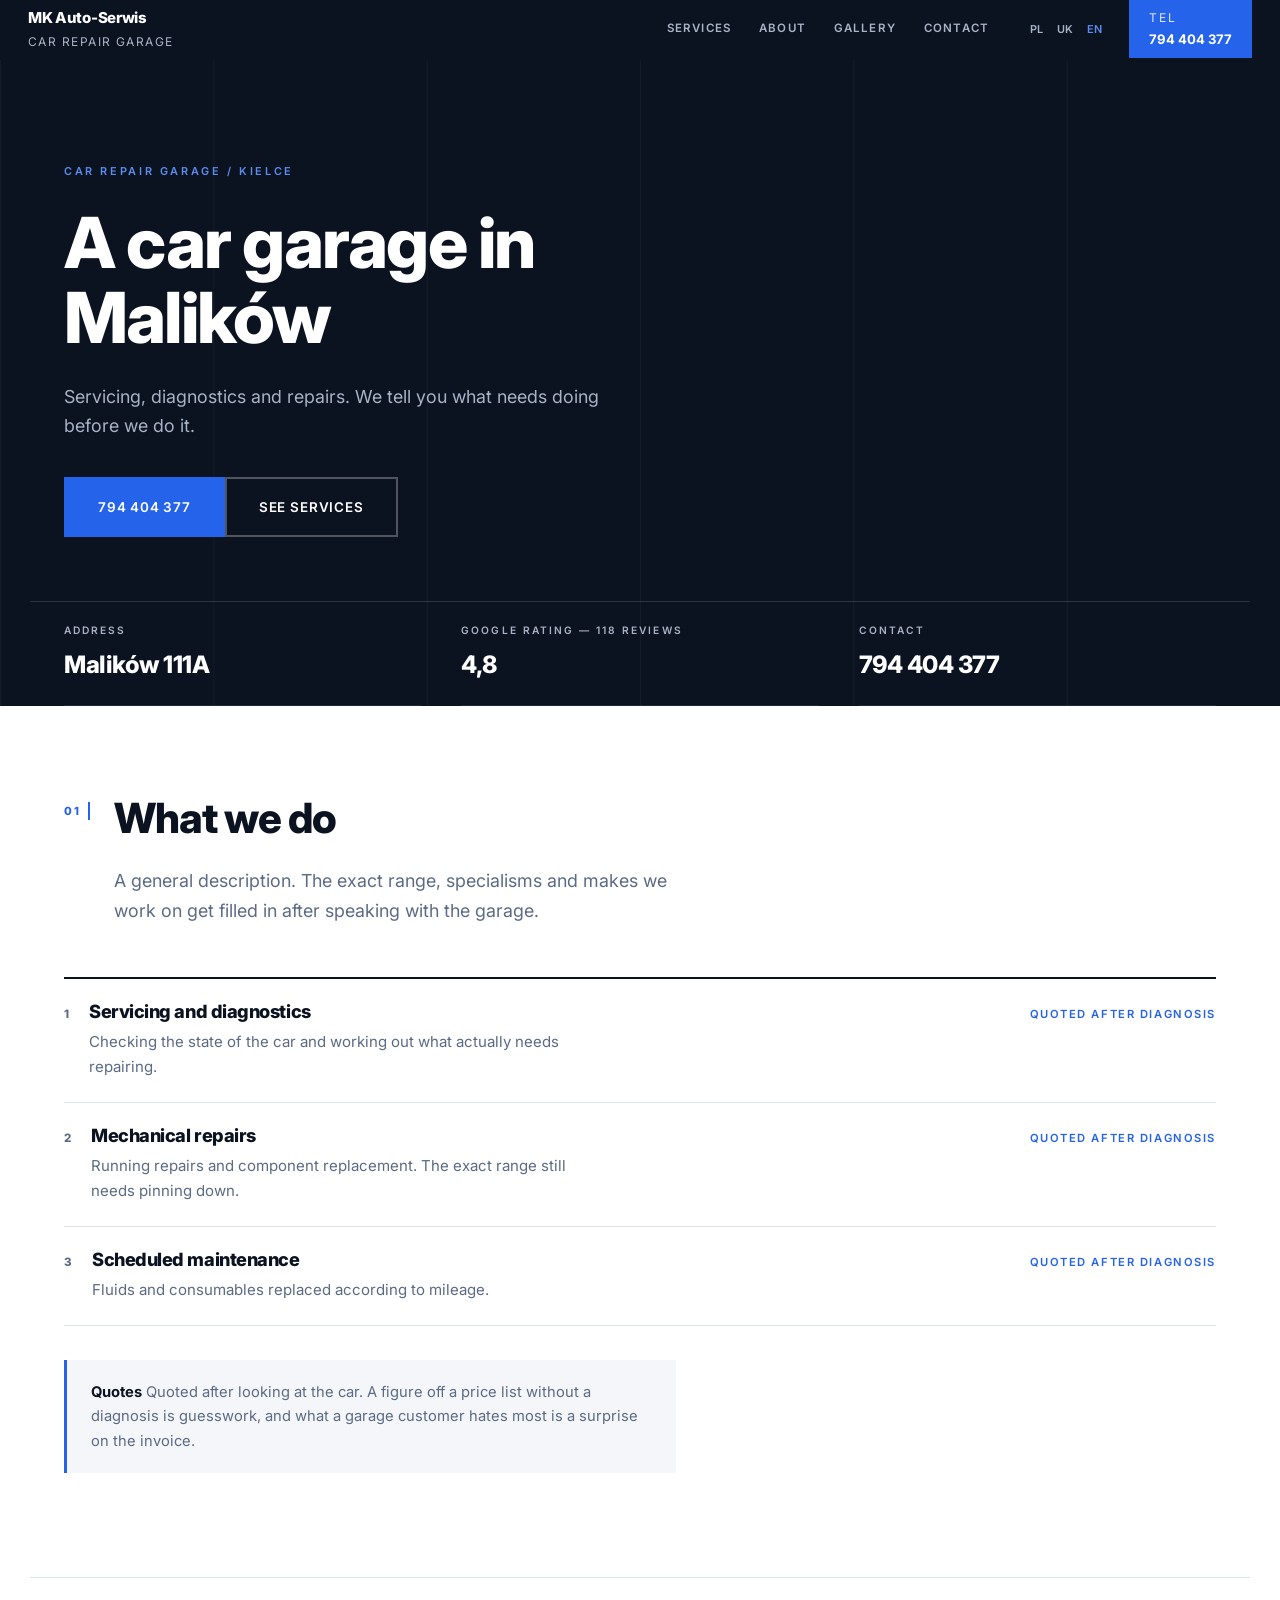
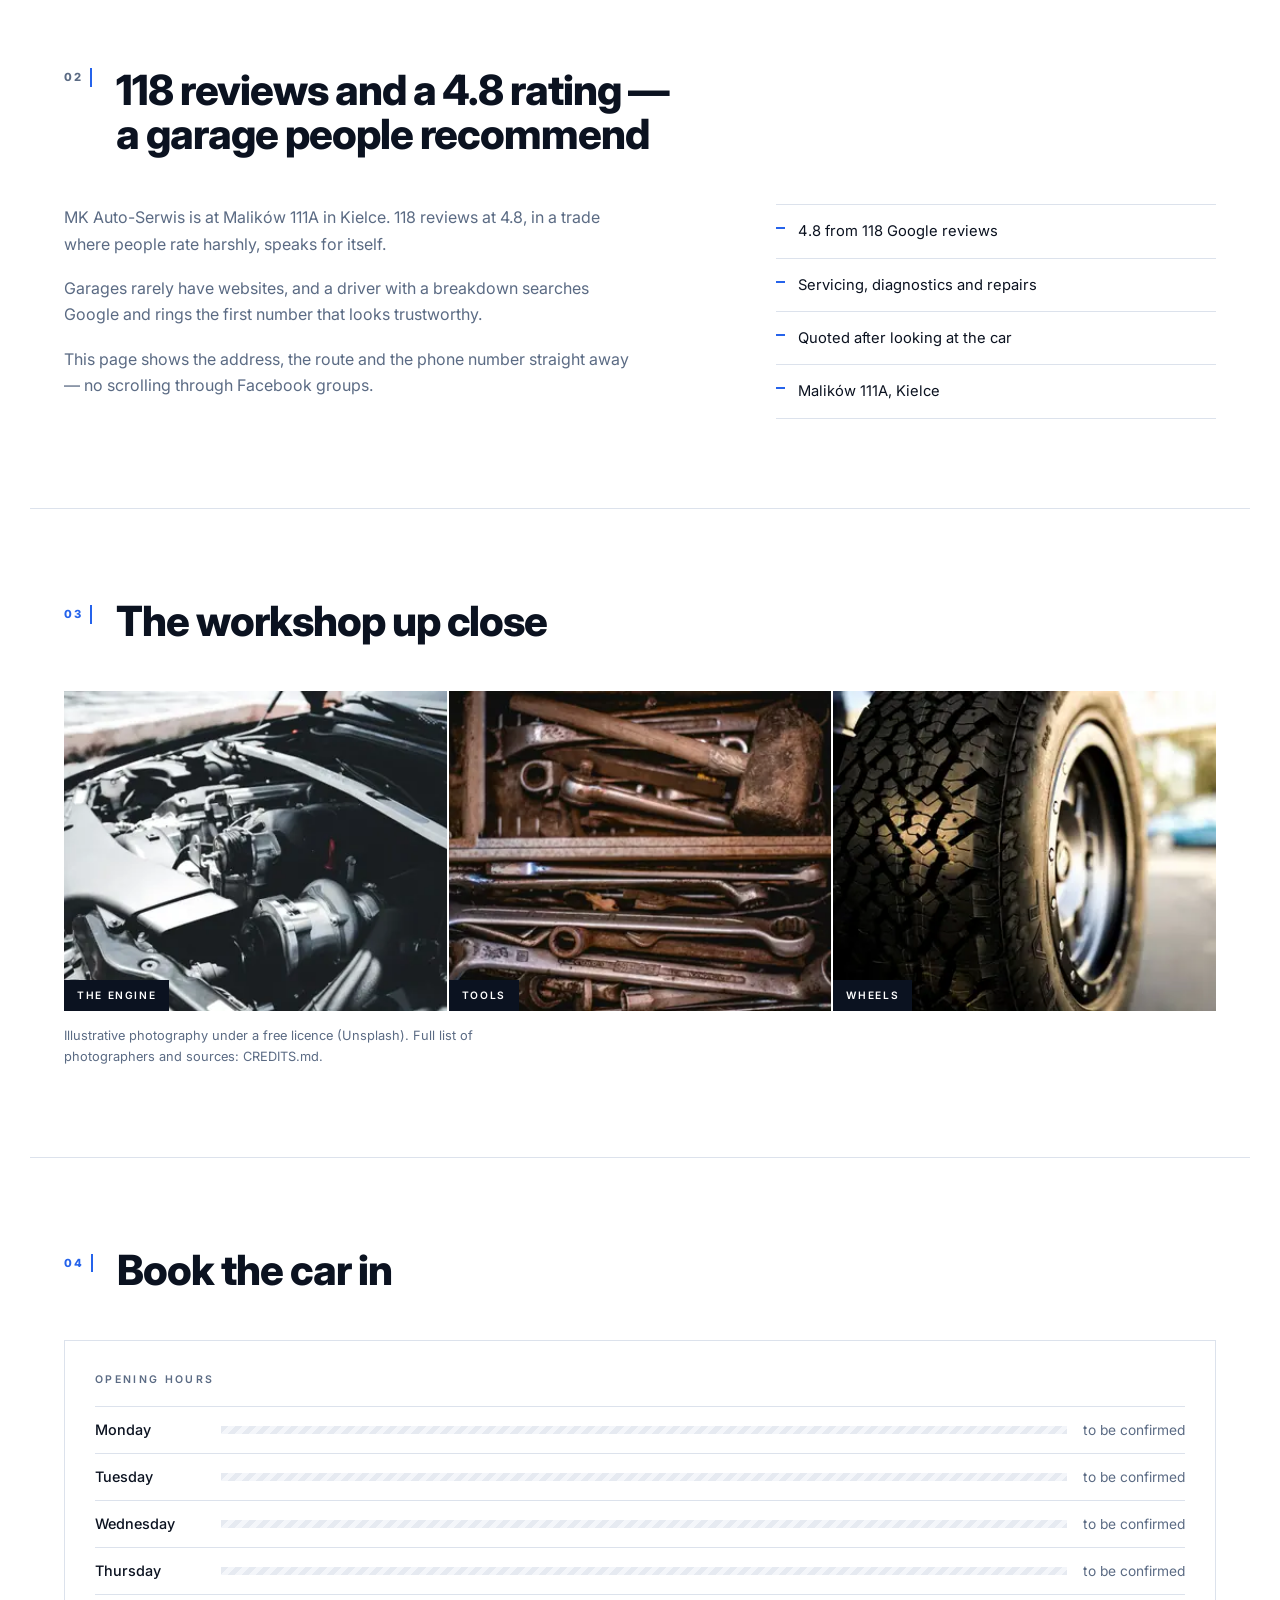
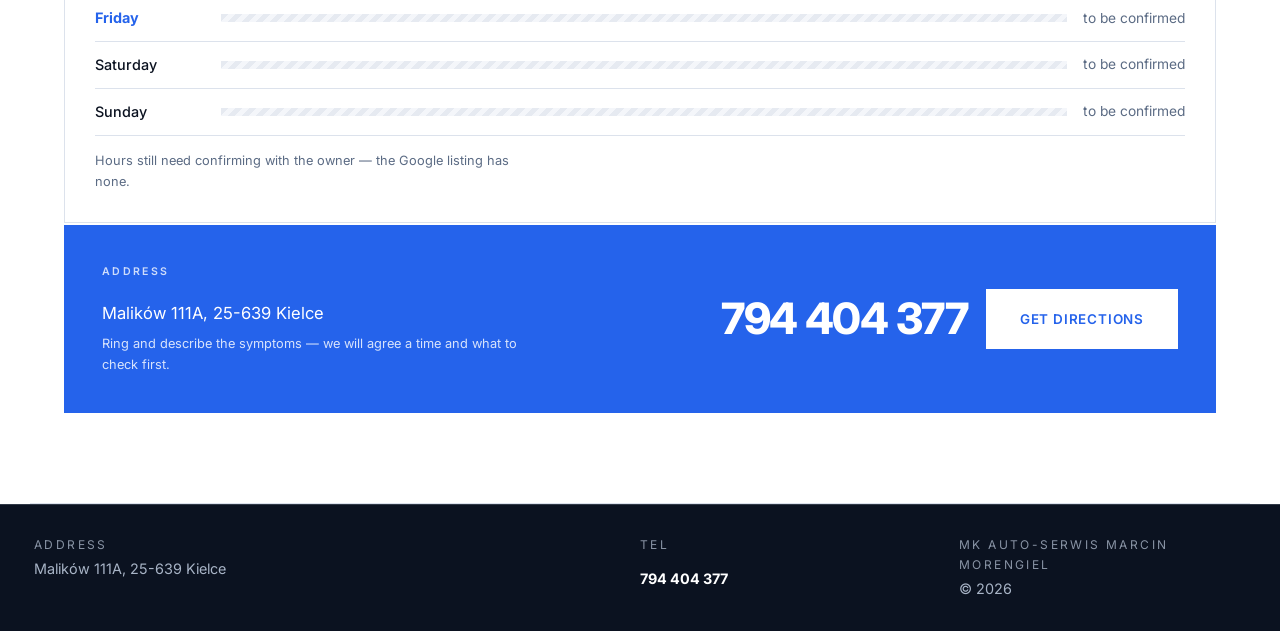
<file: index.html>
<!DOCTYPE html>
<html lang="pl">
<head>
<meta charset="utf-8">
<meta name="viewport" content="width=device-width, initial-scale=1">
<title>MK AUTO-SERWIS — warsztat samochodowy, Kielce Malików</title>
<meta name="description" content="Warsztat samochodowy przy Malikowie 111A w Kielcach. Przeglądy, diagnostyka, naprawy. Ocena 4,8 przy 118 opiniach.">
<meta name="robots" content="noindex, nofollow">
<link rel="canonical" href="https://otabekmamadaliev.github.io/mk-auto-serwis-kielce/">
<link rel="alternate" hreflang="pl" href="https://otabekmamadaliev.github.io/mk-auto-serwis-kielce/">
<link rel="alternate" hreflang="uk" href="https://otabekmamadaliev.github.io/mk-auto-serwis-kielce/uk/">
<link rel="alternate" hreflang="en" href="https://otabekmamadaliev.github.io/mk-auto-serwis-kielce/en/">
<link rel="alternate" hreflang="x-default" href="https://otabekmamadaliev.github.io/mk-auto-serwis-kielce/">
<meta name="theme-color" content="#0B1220">
<meta property="og:type" content="website">
<meta property="og:locale" content="pl_PL">
<meta property="og:site_name" content="MK AUTO-SERWIS Marcin Morengiel">
<meta property="og:title" content="MK AUTO-SERWIS — warsztat samochodowy, Kielce Malików">
<meta property="og:description" content="Warsztat samochodowy przy Malikowie 111A w Kielcach. Przeglądy, diagnostyka, naprawy. Ocena 4,8 przy 118 opiniach.">
<meta property="og:url" content="https://otabekmamadaliev.github.io/mk-auto-serwis-kielce/">
<meta property="og:image" content="https://otabekmamadaliev.github.io/mk-auto-serwis-kielce/assets/img/og.jpg">
<meta name="twitter:card" content="summary_large_image">
<link rel="icon" href="data:image/svg+xml,%3Csvg xmlns='http://www.w3.org/2000/svg' viewBox='0 0 32 32'%3E%3Crect width='32' height='32' fill='%230B1220'/%3E%3Crect x='4' y='14' width='24' height='4' fill='%232563EB'/%3E%3C/svg%3E">
<link rel="preconnect" href="https://fonts.googleapis.com">
<link rel="preconnect" href="https://fonts.gstatic.com" crossorigin>
<link rel="stylesheet" href="https://fonts.googleapis.com/css2?family=Inter:wght@400;500;600;800&display=swap">
<script>
/* Wykrywanie języka — patrz kielce-web-studio/tmp/gen/lang-auto.mjs. */
(function(){
  try{
    var tu=document.documentElement.lang.slice(0,2), znane={pl:1,uk:1,en:1};
    function idz(l){var p=location.pathname.replace(/index\.html$/,'').replace(/\/(uk|en)\/?$/,'/');
      if(p.slice(-1)!=='/')p+='/';location.replace(l==='pl'?p:p+l+'/');}
    var w=null; try{w=localStorage.getItem('jezyk');}catch(e){}
    if(w&&znane[w]){if(w!==tu)idz(w);return;}
    if(tu!=='pl')return;
    try{if(sessionStorage.getItem('jezyk-auto'))return;sessionStorage.setItem('jezyk-auto','1');}catch(e){}
    var chce='en', lista=navigator.languages||[navigator.language||'en'];
    for(var i=0;i<lista.length;i++){var l=String(lista[i]).slice(0,2).toLowerCase();if(znane[l]){chce=l;break;}}
    if(chce!=='pl')idz(chce);
  }catch(e){}
})();
</script>
<link rel="stylesheet" href="assets/style.css">
</head>
<body>
<a class="skip" href="#tresc">Przejdź do treści</a>

<header class="listwa" id="gora">
  <a class="marka" href="#gora">
    <span class="marka-nazwa">MK Auto-Serwis</span>
    <span class="marka-pod">Warsztat samochodowy</span>
  </a>
  <nav class="nawi" aria-label="Menu główne">
    <a href="#zakres">Usługi</a>
    <a href="#warsztat">O nas</a>
    <a href="#hala">Galeria</a>
    <a href="#kontakt">Kontakt</a>
  </nav>
  <div class="jz" role="group" aria-label="Wybór języka"><span class="lang is-on" aria-current="true">PL</span><a class="lang" href="uk/" hreflang="uk" title="Українська">UK</a><a class="lang" href="en/" hreflang="en" title="English">EN</a></div>
  <a class="dzwon" href="tel:+48794404377">
    <span class="dzwon-etyk">TEL</span><span class="dzwon-nr">794 404 377</span></a>
  <button class="ham" type="button" aria-expanded="false" aria-controls="mm" aria-label="Otwórz menu"><span></span><span></span><span></span></button>
</header>
<nav class="mm" id="mm" aria-label="Menu główne">
  <a href="#zakres">Usługi</a>
  <a href="#warsztat">O nas</a>
  <a href="#hala">Galeria</a>
  <a href="#kontakt">Kontakt</a>
  <div class="jz jz--mob" role="group" aria-label="Wybór języka"><span class="lang is-on" aria-current="true">PL</span><a class="lang" href="uk/" hreflang="uk" title="Українська">UK</a><a class="lang" href="en/" hreflang="en" title="English">EN</a></div>
</nav>

<main id="tresc">

  <!-- Warsztat: karta techniczna, nie broszura. Ciemna plyta, twarda siatka,
       dane w tabeli. Zadnych zaokraglen, zadnych cieni. -->
  <section class="plyta">
    <div class="plyta-siatka">
      <p class="sygnatura">Warsztat samochodowy / Kielce</p>
      <h1>Warsztat samochodowy na Malikowie</h1>
      <p class="opis">Przeglądy, diagnostyka i naprawy. Mówimy, co trzeba zrobić, zanim to zrobimy.</p>
      <div class="rzad-akcji">
        <a class="klawisz" href="tel:+48794404377">794 404 377</a>
        <a class="klawisz klawisz--pusty" href="#zakres">Zobacz usługi</a>
      </div>
    </div>
    <dl class="pasek-danych">
      <div><dt>Adres</dt><dd>Malików 111A</dd></div>
      <div><dt>ocena w Google — 118 opinii</dt><dd>4,8</dd></div>
      <div><dt>Kontakt</dt><dd>794 404 377</dd></div>
    </dl>
  </section>

  <section class="zakres" id="zakres">
    <div class="glowa-sekcji">
      <p class="numerek">01</p>
      <div>
        <h2>Zakres usług</h2>
        <p class="opis opis--ciemny">Opis ogólny. Dokładny zakres, specjalizacje i obsługiwane marki uzupełnimy po rozmowie z warsztatem.</p>
      </div>
    </div>
    <div class="tabela-uslug">

      <div class="zakres-poz">
        <span class="poz-nr">1</span>
        <h3>Przeglądy i diagnostyka</h3>
        <p>Sprawdzenie stanu auta i ustalenie, co faktycznie wymaga naprawy.</p>
        <span class="poz-cena">wycena po diagnozie</span>
      </div>

      <div class="zakres-poz">
        <span class="poz-nr">2</span>
        <h3>Naprawy mechaniczne</h3>
        <p>Bieżące naprawy i wymiana podzespołów. Zakres do doprecyzowania.</p>
        <span class="poz-cena">wycena po diagnozie</span>
      </div>

      <div class="zakres-poz">
        <span class="poz-nr">3</span>
        <h3>Obsługa okresowa</h3>
        <p>Wymiana płynów i elementów eksploatacyjnych według przebiegu.</p>
        <span class="poz-cena">wycena po diagnozie</span>
      </div>

    </div>
    <p class="adnotacja"><b>Wycena</b> Wycena po obejrzeniu auta. Kwota z cennika bez diagnozy to zgadywanie, a klient warsztatu najbardziej nie znosi niespodzianek na fakturze.</p>
  </section>

  <section class="warsztat" id="warsztat">
    <div class="glowa-sekcji">
      <p class="numerek">02</p>
      <div>
        <h2>118 opinii i ocena 4,8 — warsztat z polecenia</h2>
      </div>
    </div>
    <div class="warsztat-tresc">
      <div><p>MK Auto-Serwis działa przy Malikowie 111A w Kielcach. 118 opinii przy ocenie 4,8 w branży, w której ludzie oceniają surowo, mówi samo za siebie.</p><p>Warsztaty rzadko mają własne strony, a kierowca z awarią szuka w Google i dzwoni pod pierwszy numer, który wygląda wiarygodnie.</p><p>Ta strona pokazuje adres, dojazd i telefon od razu — bez przewijania grup na Facebooku.</p></div>
      <ul class="fakty-listy"><li>4,8 przy 118 opiniach w Google</li><li>Przeglądy, diagnostyka i naprawy</li><li>Wycena po obejrzeniu auta</li><li>Malików 111A, Kielce</li></ul>
    </div>
  </section>


  <section class="hala" id="hala">
    <div class="glowa-sekcji">
      <p class="numerek">03</p>
      <div><h2>Warsztat z bliska</h2></div>
    </div>
    <div class="hala-rzad">
      <figure><picture><source type="image/webp" srcset="assets/img/detail-1-400.webp 400w, assets/img/detail-1-600.webp 600w, assets/img/detail-1-800.webp 800w" sizes="(min-width: 1160px) 350px, (min-width: 980px) 31vw, (min-width: 640px) calc(50vw - 28px), calc(100vw - 40px)"><img class="img--detail-1" src="assets/img/detail-1-800.jpg" srcset="assets/img/detail-1-400.jpg 400w, assets/img/detail-1-600.jpg 600w, assets/img/detail-1-800.jpg 800w" sizes="(min-width: 1160px) 350px, (min-width: 980px) 31vw, (min-width: 640px) calc(50vw - 28px), calc(100vw - 40px)" width="800" height="600" alt="Komora silnika samochodu z otwartą maską" decoding="async" loading="lazy"></picture><figcaption>Silnik</figcaption></figure><figure><picture><source type="image/webp" srcset="assets/img/detail-2-400.webp 400w, assets/img/detail-2-600.webp 600w, assets/img/detail-2-800.webp 800w" sizes="(min-width: 1160px) 350px, (min-width: 980px) 31vw, (min-width: 640px) calc(50vw - 28px), calc(100vw - 40px)"><img class="img--detail-2" src="assets/img/detail-2-800.jpg" srcset="assets/img/detail-2-400.jpg 400w, assets/img/detail-2-600.jpg 600w, assets/img/detail-2-800.jpg 800w" sizes="(min-width: 1160px) 350px, (min-width: 980px) 31vw, (min-width: 640px) calc(50vw - 28px), calc(100vw - 40px)" width="800" height="600" alt="Zestaw kluczy płasko-oczkowych rozłożonych na warsztatowym blacie" decoding="async" loading="lazy"></picture><figcaption>Narzędzia</figcaption></figure><figure><picture><source type="image/webp" srcset="assets/img/detail-3-400.webp 400w, assets/img/detail-3-600.webp 600w, assets/img/detail-3-800.webp 800w" sizes="(min-width: 1160px) 350px, (min-width: 980px) 31vw, (min-width: 640px) calc(50vw - 28px), calc(100vw - 40px)"><img class="img--detail-3" src="assets/img/detail-3-800.jpg" srcset="assets/img/detail-3-400.jpg 400w, assets/img/detail-3-600.jpg 600w, assets/img/detail-3-800.jpg 800w" sizes="(min-width: 1160px) 350px, (min-width: 980px) 31vw, (min-width: 640px) calc(50vw - 28px), calc(100vw - 40px)" width="800" height="600" alt="Zbliżenie opony terenowej i felgi samochodowej" decoding="async" loading="lazy"></picture><figcaption>Koła</figcaption></figure>
    </div>
    <p class="mikro">Zdjęcia ilustracyjne na wolnej licencji (Unsplash). Pełna lista autorów i źródeł: CREDITS.md.</p>
  </section>


  <section class="kontakt" id="kontakt">
    <div class="glowa-sekcji">
      <p class="numerek">04</p>
      <div><h2>Umów wizytę</h2></div>
    </div>
    <!-- Tydzień jako wykres obłożenia, nie tabelka: pasek pokazuje, ILE warsztat
         danego dnia pracuje. Klient planujący zostawienie auta widzi od razu,
         w który dzień ma najwięcej czasu. Pod spodem jeden ciemny pas z adresem
         i numerem — bez drugiej kolumny i bez ramki z Google. -->
    <div class="tydzien-warsztatu">
      <p class="etykietka">Godziny otwarcia</p>
      <div class="wiersze-dni"><div class="wiersz-dnia" data-dzien="0"><span class="wiersz-dzien">Poniedziałek</span><span class="pasek pasek--brak"></span><span class="wiersz-czas">do potwierdzenia</span></div><div class="wiersz-dnia" data-dzien="1"><span class="wiersz-dzien">Wtorek</span><span class="pasek pasek--brak"></span><span class="wiersz-czas">do potwierdzenia</span></div><div class="wiersz-dnia" data-dzien="2"><span class="wiersz-dzien">Środa</span><span class="pasek pasek--brak"></span><span class="wiersz-czas">do potwierdzenia</span></div><div class="wiersz-dnia" data-dzien="3"><span class="wiersz-dzien">Czwartek</span><span class="pasek pasek--brak"></span><span class="wiersz-czas">do potwierdzenia</span></div><div class="wiersz-dnia" data-dzien="4"><span class="wiersz-dzien">Piątek</span><span class="pasek pasek--brak"></span><span class="wiersz-czas">do potwierdzenia</span></div><div class="wiersz-dnia" data-dzien="5"><span class="wiersz-dzien">Sobota</span><span class="pasek pasek--brak"></span><span class="wiersz-czas">do potwierdzenia</span></div><div class="wiersz-dnia" data-dzien="6"><span class="wiersz-dzien">Niedziela</span><span class="pasek pasek--brak"></span><span class="wiersz-czas">do potwierdzenia</span></div></div>
      <p class="mikro">Godziny do potwierdzenia z właścicielem — w wizytówce Google ich nie ma.</p>
    </div>

    <div class="listwa-kontaktu">
      <div>
        <p class="etykietka">Adres</p>
        <p class="adres">Malików 111A, 25-639 Kielce</p>
        <p class="mikro">Zadzwoń i opisz objawy — ustalimy termin i co sprawdzić w pierwszej kolejności.</p>
      </div>
      <div class="listwa-akcje">
        <a class="numer-xl" href="tel:+48794404377">794 404 377</a>
        <a class="klawisz klawisz--bialy" href="https://www.google.com/maps/place/?q=place_id:ChIJxSyXf0AoGEcRqjWHC1jt890" target="_blank" rel="noopener">Wyznacz trasę</a>
      </div>
    </div>
  </section>

</main>

<footer class="stopka">
  <div class="tabliczka">
    <span class="tabliczka-pole"><span class="tabliczka-etyk">Adres</span>Malików 111A, 25-639 Kielce</span>
    <span class="tabliczka-pole"><span class="tabliczka-etyk">TEL</span><a href="tel:+48794404377">794 404 377</a></span>
    <span class="tabliczka-pole"><span class="tabliczka-etyk">MK AUTO-SERWIS Marcin Morengiel</span>&copy; 2026</span>
  </div>
</footer>

<script id="i18n" type="application/json">{"sending":"Wysyłanie…","fillAll":"Uzupełnij wszystkie pola formularza.","openingMail":"Otwieramy Twój program pocztowy…","notConnected":"Formularz nie jest jeszcze podłączony. Prosimy o kontakt telefoniczny.","sent":"Dziękujemy! Wiadomość została wysłana — odezwiemy się wkrótce.","failed":"Nie udało się wysłać wiadomości. Prosimy o kontakt telefoniczny.","mailName":"Imię i nazwisko","mailContact":"Kontakt","backToTop":"Wróć na górę","closeGallery":"Zamknij podgląd","prevImage":"Poprzednie zdjęcie","nextImage":"Następne zdjęcie","closeMenu":"Zamknij menu"}</script>
<script src="assets/app.js" defer></script>
<script type="application/ld+json">{
  "@context": "https://schema.org",
  "@type": "AutoRepair",
  "name": "MK AUTO-SERWIS Marcin Morengiel",
  "image": "https://otabekmamadaliev.github.io/mk-auto-serwis-kielce/assets/img/og.jpg",
  "url": "https://otabekmamadaliev.github.io/mk-auto-serwis-kielce/",
  "telephone": "+48794404377",
  "priceRange": "$$",
  "address": {
    "@type": "PostalAddress",
    "streetAddress": "Malików 111A",
    "addressLocality": "Kielce",
    "postalCode": "25-639",
    "addressRegion": "świętokrzyskie",
    "addressCountry": "PL"
  },
  "geo": {
    "@type": "GeoCoordinates",
    "latitude": 50.889824,
    "longitude": 20.572834
  },
  "hasMap": "https://www.google.com/maps/place/?q=place_id:ChIJxSyXf0AoGEcRqjWHC1jt890",
  "areaServed": {
    "@type": "City",
    "name": "Kielce"
  },
  "sameAs": []
}</script>
</body>
</html>
</file>
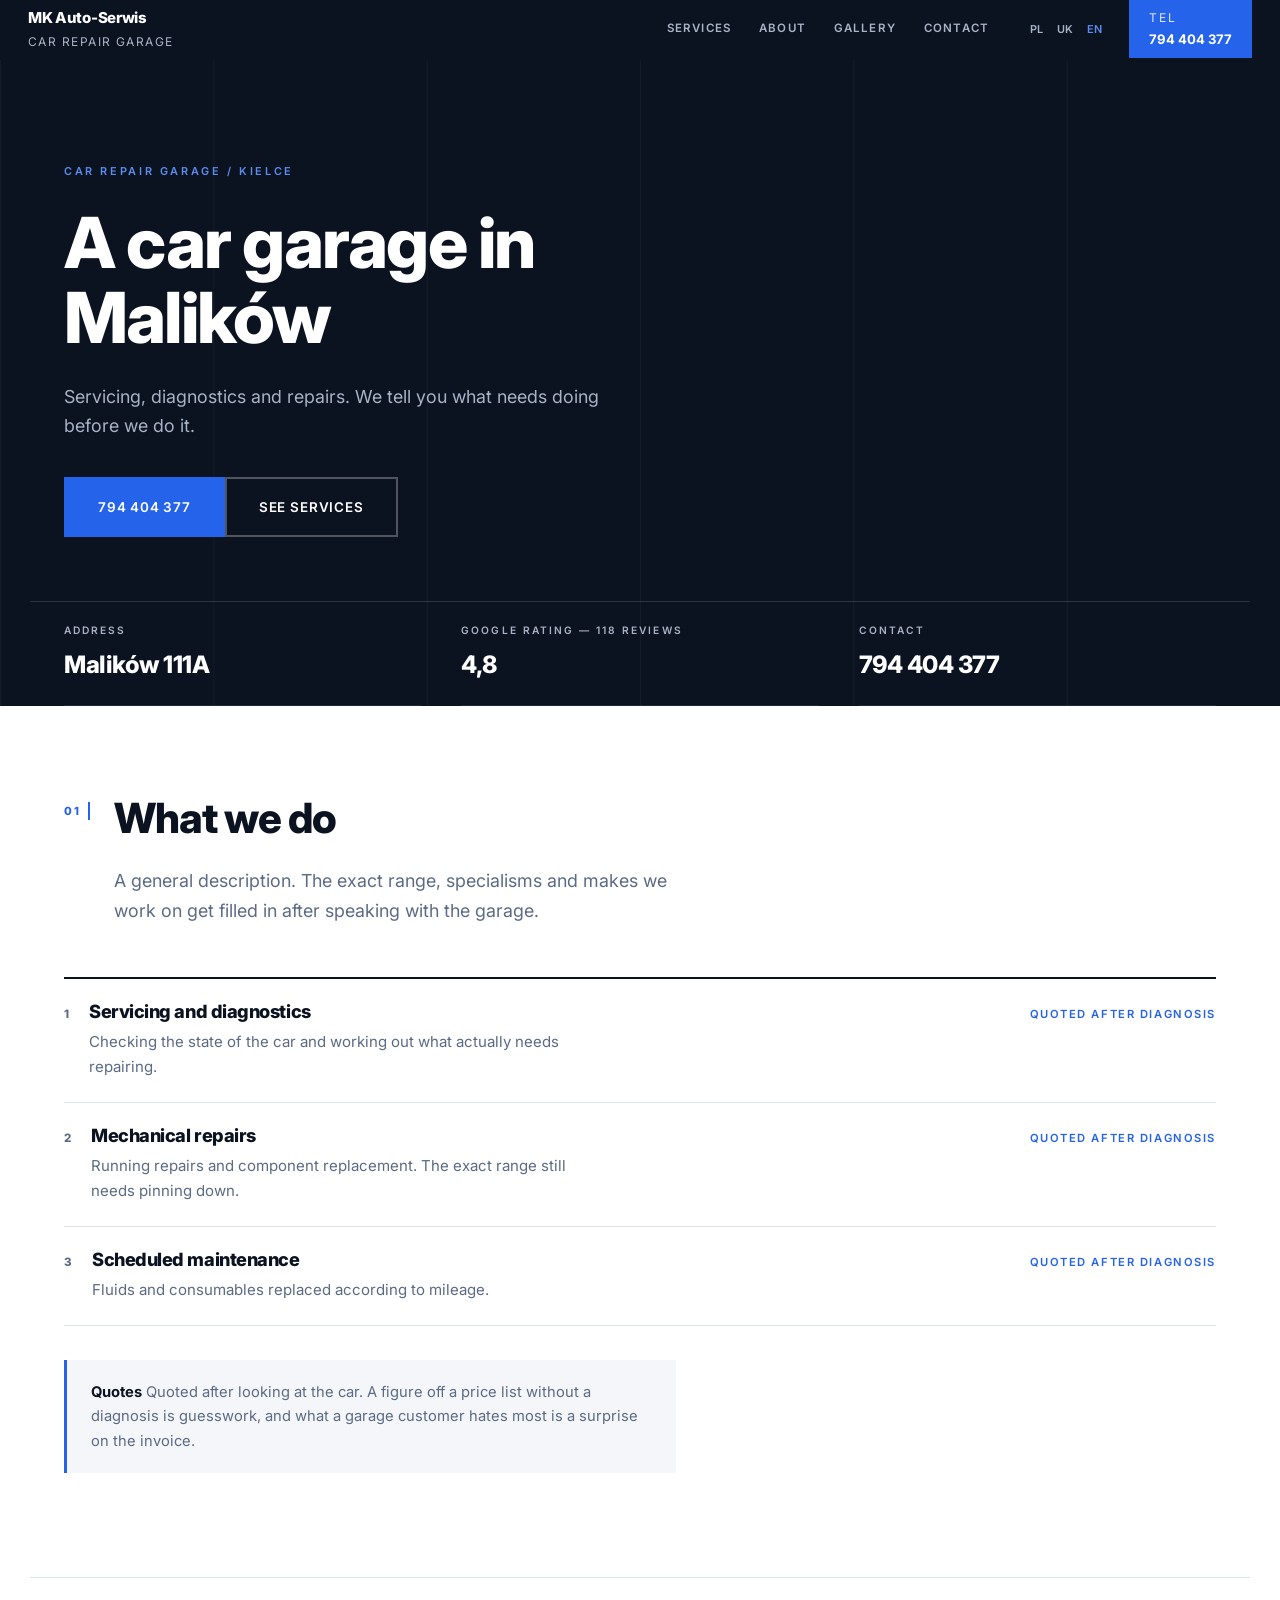
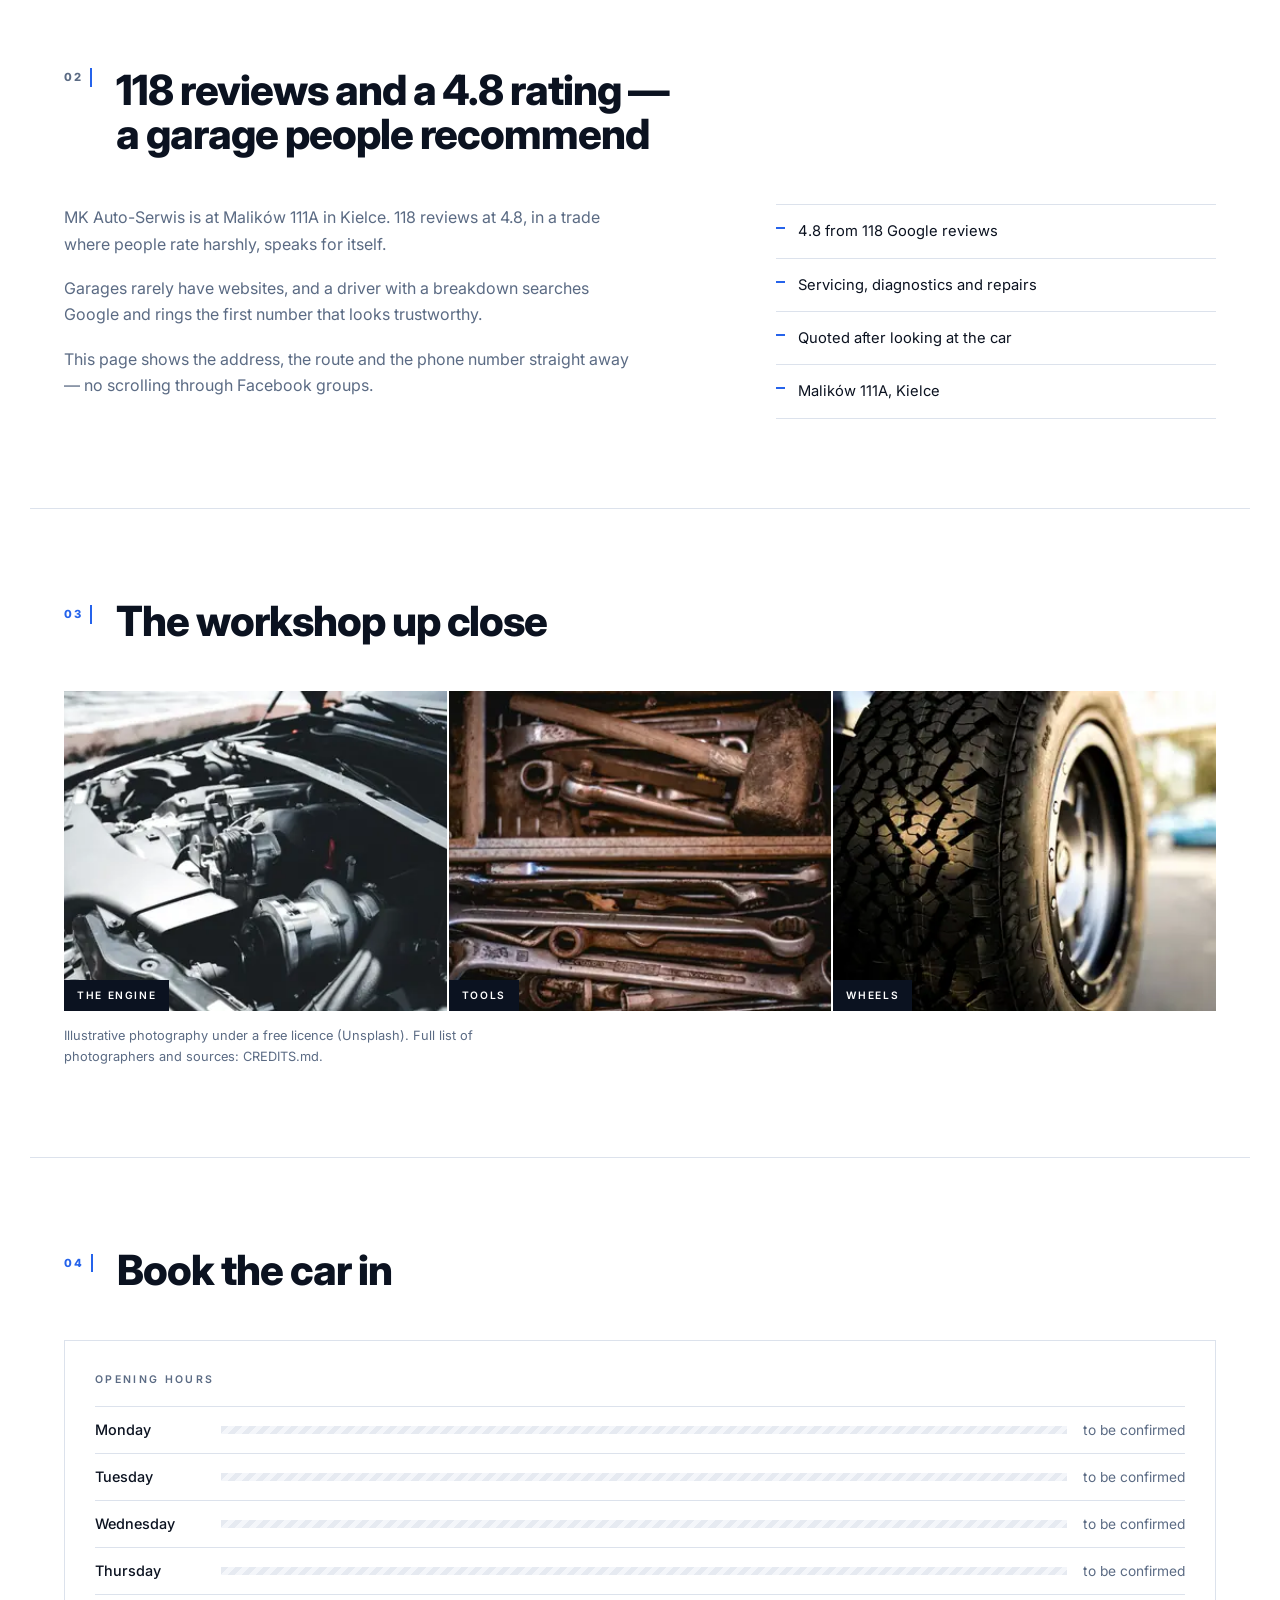
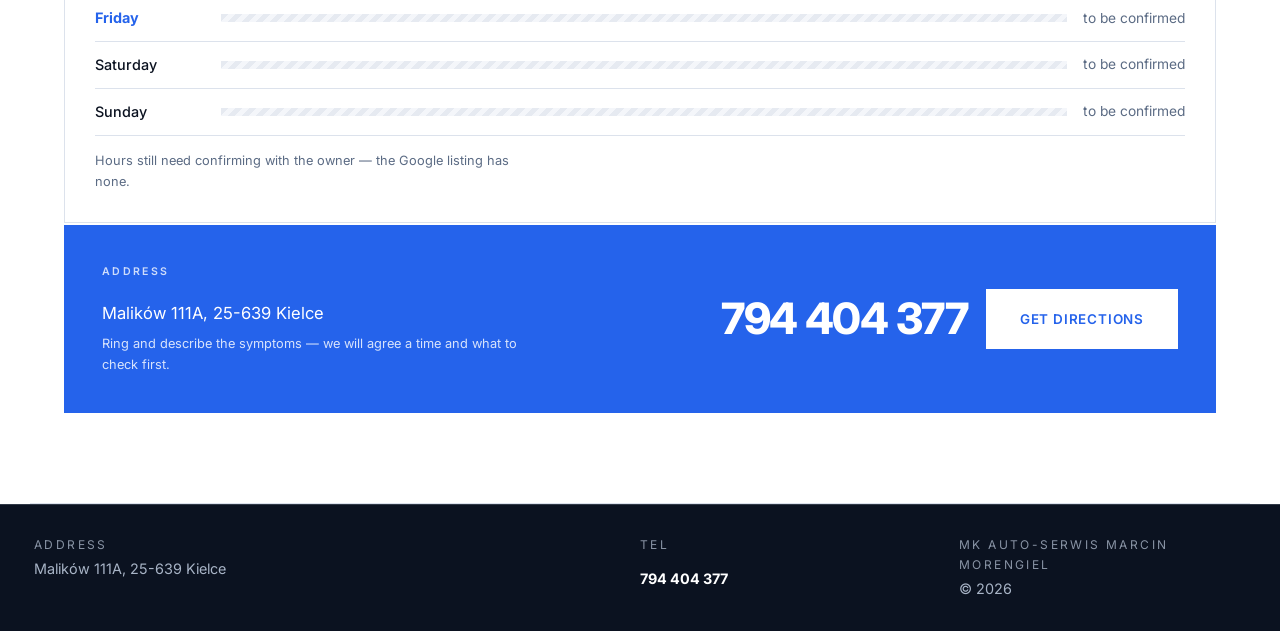
<file: en/index.html>
<!DOCTYPE html>
<html lang="en">
<head>
<meta charset="utf-8">
<meta name="viewport" content="width=device-width, initial-scale=1">
<title>MK AUTO-SERWIS — car garage, Kielce, Malików</title>
<meta name="description" content="Car repair garage at Malików 111A in Kielce. Servicing, diagnostics, repairs. Rated 4.8 from 118 reviews.">
<meta name="robots" content="noindex, nofollow">
<link rel="canonical" href="https://otabekmamadaliev.github.io/mk-auto-serwis-kielce/en/">
<link rel="alternate" hreflang="pl" href="https://otabekmamadaliev.github.io/mk-auto-serwis-kielce/">
<link rel="alternate" hreflang="uk" href="https://otabekmamadaliev.github.io/mk-auto-serwis-kielce/uk/">
<link rel="alternate" hreflang="en" href="https://otabekmamadaliev.github.io/mk-auto-serwis-kielce/en/">
<link rel="alternate" hreflang="x-default" href="https://otabekmamadaliev.github.io/mk-auto-serwis-kielce/">
<meta name="theme-color" content="#0B1220">
<meta property="og:type" content="website">
<meta property="og:locale" content="en_GB">
<meta property="og:site_name" content="MK AUTO-SERWIS Marcin Morengiel">
<meta property="og:title" content="MK AUTO-SERWIS — car garage, Kielce, Malików">
<meta property="og:description" content="Car repair garage at Malików 111A in Kielce. Servicing, diagnostics, repairs. Rated 4.8 from 118 reviews.">
<meta property="og:url" content="https://otabekmamadaliev.github.io/mk-auto-serwis-kielce/en/">
<meta property="og:image" content="https://otabekmamadaliev.github.io/mk-auto-serwis-kielce/assets/img/og.jpg">
<meta name="twitter:card" content="summary_large_image">
<link rel="icon" href="data:image/svg+xml,%3Csvg xmlns='http://www.w3.org/2000/svg' viewBox='0 0 32 32'%3E%3Crect width='32' height='32' fill='%230B1220'/%3E%3Crect x='4' y='14' width='24' height='4' fill='%232563EB'/%3E%3C/svg%3E">
<link rel="preconnect" href="https://fonts.googleapis.com">
<link rel="preconnect" href="https://fonts.gstatic.com" crossorigin>
<link rel="stylesheet" href="https://fonts.googleapis.com/css2?family=Inter:wght@400;500;600;800&display=swap">
<script>
/* Wykrywanie języka — patrz kielce-web-studio/tmp/gen/lang-auto.mjs. */
(function(){
  try{
    var tu=document.documentElement.lang.slice(0,2), znane={pl:1,uk:1,en:1};
    function idz(l){var p=location.pathname.replace(/index\.html$/,'').replace(/\/(uk|en)\/?$/,'/');
      if(p.slice(-1)!=='/')p+='/';location.replace(l==='pl'?p:p+l+'/');}
    var w=null; try{w=localStorage.getItem('jezyk');}catch(e){}
    if(w&&znane[w]){if(w!==tu)idz(w);return;}
    if(tu!=='pl')return;
    try{if(sessionStorage.getItem('jezyk-auto'))return;sessionStorage.setItem('jezyk-auto','1');}catch(e){}
    var chce='en', lista=navigator.languages||[navigator.language||'en'];
    for(var i=0;i<lista.length;i++){var l=String(lista[i]).slice(0,2).toLowerCase();if(znane[l]){chce=l;break;}}
    if(chce!=='pl')idz(chce);
  }catch(e){}
})();
</script>
<link rel="stylesheet" href="../assets/style.css">
</head>
<body>
<a class="skip" href="#tresc">Skip to content</a>

<header class="listwa" id="gora">
  <a class="marka" href="#gora">
    <span class="marka-nazwa">MK Auto-Serwis</span>
    <span class="marka-pod">Car repair garage</span>
  </a>
  <nav class="nawi" aria-label="Main menu">
    <a href="#zakres">Services</a>
    <a href="#warsztat">About</a>
    <a href="#hala">Gallery</a>
    <a href="#kontakt">Contact</a>
  </nav>
  <div class="jz" role="group" aria-label="Language"><a class="lang" href=".././" hreflang="pl" title="Polski">PL</a><a class="lang" href="../uk/" hreflang="uk" title="Українська">UK</a><span class="lang is-on" aria-current="true">EN</span></div>
  <a class="dzwon" href="tel:+48794404377">
    <span class="dzwon-etyk">TEL</span><span class="dzwon-nr">794 404 377</span></a>
  <button class="ham" type="button" aria-expanded="false" aria-controls="mm" aria-label="Open menu"><span></span><span></span><span></span></button>
</header>
<nav class="mm" id="mm" aria-label="Main menu">
  <a href="#zakres">Services</a>
  <a href="#warsztat">About</a>
  <a href="#hala">Gallery</a>
  <a href="#kontakt">Contact</a>
  <div class="jz jz--mob" role="group" aria-label="Language"><a class="lang" href=".././" hreflang="pl" title="Polski">PL</a><a class="lang" href="../uk/" hreflang="uk" title="Українська">UK</a><span class="lang is-on" aria-current="true">EN</span></div>
</nav>

<main id="tresc">

  <!-- Warsztat: karta techniczna, nie broszura. Ciemna plyta, twarda siatka,
       dane w tabeli. Zadnych zaokraglen, zadnych cieni. -->
  <section class="plyta">
    <div class="plyta-siatka">
      <p class="sygnatura">Car repair garage / Kielce</p>
      <h1>A car garage in Malików</h1>
      <p class="opis">Servicing, diagnostics and repairs. We tell you what needs doing before we do it.</p>
      <div class="rzad-akcji">
        <a class="klawisz" href="tel:+48794404377">794 404 377</a>
        <a class="klawisz klawisz--pusty" href="#zakres">See services</a>
      </div>
    </div>
    <dl class="pasek-danych">
      <div><dt>Address</dt><dd>Malików 111A</dd></div>
      <div><dt>Google rating — 118 reviews</dt><dd>4,8</dd></div>
      <div><dt>Contact</dt><dd>794 404 377</dd></div>
    </dl>
  </section>

  <section class="zakres" id="zakres">
    <div class="glowa-sekcji">
      <p class="numerek">01</p>
      <div>
        <h2>What we do</h2>
        <p class="opis opis--ciemny">A general description. The exact range, specialisms and makes we work on get filled in after speaking with the garage.</p>
      </div>
    </div>
    <div class="tabela-uslug">

      <div class="zakres-poz">
        <span class="poz-nr">1</span>
        <h3>Servicing and diagnostics</h3>
        <p>Checking the state of the car and working out what actually needs repairing.</p>
        <span class="poz-cena">quoted after diagnosis</span>
      </div>

      <div class="zakres-poz">
        <span class="poz-nr">2</span>
        <h3>Mechanical repairs</h3>
        <p>Running repairs and component replacement. The exact range still needs pinning down.</p>
        <span class="poz-cena">quoted after diagnosis</span>
      </div>

      <div class="zakres-poz">
        <span class="poz-nr">3</span>
        <h3>Scheduled maintenance</h3>
        <p>Fluids and consumables replaced according to mileage.</p>
        <span class="poz-cena">quoted after diagnosis</span>
      </div>

    </div>
    <p class="adnotacja"><b>Quotes</b> Quoted after looking at the car. A figure off a price list without a diagnosis is guesswork, and what a garage customer hates most is a surprise on the invoice.</p>
  </section>

  <section class="warsztat" id="warsztat">
    <div class="glowa-sekcji">
      <p class="numerek">02</p>
      <div>
        <h2>118 reviews and a 4.8 rating — a garage people recommend</h2>
      </div>
    </div>
    <div class="warsztat-tresc">
      <div><p>MK Auto-Serwis is at Malików 111A in Kielce. 118 reviews at 4.8, in a trade where people rate harshly, speaks for itself.</p><p>Garages rarely have websites, and a driver with a breakdown searches Google and rings the first number that looks trustworthy.</p><p>This page shows the address, the route and the phone number straight away — no scrolling through Facebook groups.</p></div>
      <ul class="fakty-listy"><li>4.8 from 118 Google reviews</li><li>Servicing, diagnostics and repairs</li><li>Quoted after looking at the car</li><li>Malików 111A, Kielce</li></ul>
    </div>
  </section>


  <section class="hala" id="hala">
    <div class="glowa-sekcji">
      <p class="numerek">03</p>
      <div><h2>The workshop up close</h2></div>
    </div>
    <div class="hala-rzad">
      <figure><picture><source type="image/webp" srcset="../assets/img/detail-1-400.webp 400w, ../assets/img/detail-1-600.webp 600w, ../assets/img/detail-1-800.webp 800w" sizes="(min-width: 1160px) 350px, (min-width: 980px) 31vw, (min-width: 640px) calc(50vw - 28px), calc(100vw - 40px)"><img class="img--detail-1" src="../assets/img/detail-1-800.jpg" srcset="../assets/img/detail-1-400.jpg 400w, ../assets/img/detail-1-600.jpg 600w, ../assets/img/detail-1-800.jpg 800w" sizes="(min-width: 1160px) 350px, (min-width: 980px) 31vw, (min-width: 640px) calc(50vw - 28px), calc(100vw - 40px)" width="800" height="600" alt="Komora silnika samochodu z otwartą maską" decoding="async" loading="lazy"></picture><figcaption>The engine</figcaption></figure><figure><picture><source type="image/webp" srcset="../assets/img/detail-2-400.webp 400w, ../assets/img/detail-2-600.webp 600w, ../assets/img/detail-2-800.webp 800w" sizes="(min-width: 1160px) 350px, (min-width: 980px) 31vw, (min-width: 640px) calc(50vw - 28px), calc(100vw - 40px)"><img class="img--detail-2" src="../assets/img/detail-2-800.jpg" srcset="../assets/img/detail-2-400.jpg 400w, ../assets/img/detail-2-600.jpg 600w, ../assets/img/detail-2-800.jpg 800w" sizes="(min-width: 1160px) 350px, (min-width: 980px) 31vw, (min-width: 640px) calc(50vw - 28px), calc(100vw - 40px)" width="800" height="600" alt="Zestaw kluczy płasko-oczkowych rozłożonych na warsztatowym blacie" decoding="async" loading="lazy"></picture><figcaption>Tools</figcaption></figure><figure><picture><source type="image/webp" srcset="../assets/img/detail-3-400.webp 400w, ../assets/img/detail-3-600.webp 600w, ../assets/img/detail-3-800.webp 800w" sizes="(min-width: 1160px) 350px, (min-width: 980px) 31vw, (min-width: 640px) calc(50vw - 28px), calc(100vw - 40px)"><img class="img--detail-3" src="../assets/img/detail-3-800.jpg" srcset="../assets/img/detail-3-400.jpg 400w, ../assets/img/detail-3-600.jpg 600w, ../assets/img/detail-3-800.jpg 800w" sizes="(min-width: 1160px) 350px, (min-width: 980px) 31vw, (min-width: 640px) calc(50vw - 28px), calc(100vw - 40px)" width="800" height="600" alt="Zbliżenie opony terenowej i felgi samochodowej" decoding="async" loading="lazy"></picture><figcaption>Wheels</figcaption></figure>
    </div>
    <p class="mikro">Illustrative photography under a free licence (Unsplash). Full list of photographers and sources: CREDITS.md.</p>
  </section>


  <section class="kontakt" id="kontakt">
    <div class="glowa-sekcji">
      <p class="numerek">04</p>
      <div><h2>Book the car in</h2></div>
    </div>
    <!-- Tydzień jako wykres obłożenia, nie tabelka: pasek pokazuje, ILE warsztat
         danego dnia pracuje. Klient planujący zostawienie auta widzi od razu,
         w który dzień ma najwięcej czasu. Pod spodem jeden ciemny pas z adresem
         i numerem — bez drugiej kolumny i bez ramki z Google. -->
    <div class="tydzien-warsztatu">
      <p class="etykietka">Opening hours</p>
      <div class="wiersze-dni"><div class="wiersz-dnia" data-dzien="0"><span class="wiersz-dzien">Monday</span><span class="pasek pasek--brak"></span><span class="wiersz-czas">to be confirmed</span></div><div class="wiersz-dnia" data-dzien="1"><span class="wiersz-dzien">Tuesday</span><span class="pasek pasek--brak"></span><span class="wiersz-czas">to be confirmed</span></div><div class="wiersz-dnia" data-dzien="2"><span class="wiersz-dzien">Wednesday</span><span class="pasek pasek--brak"></span><span class="wiersz-czas">to be confirmed</span></div><div class="wiersz-dnia" data-dzien="3"><span class="wiersz-dzien">Thursday</span><span class="pasek pasek--brak"></span><span class="wiersz-czas">to be confirmed</span></div><div class="wiersz-dnia" data-dzien="4"><span class="wiersz-dzien">Friday</span><span class="pasek pasek--brak"></span><span class="wiersz-czas">to be confirmed</span></div><div class="wiersz-dnia" data-dzien="5"><span class="wiersz-dzien">Saturday</span><span class="pasek pasek--brak"></span><span class="wiersz-czas">to be confirmed</span></div><div class="wiersz-dnia" data-dzien="6"><span class="wiersz-dzien">Sunday</span><span class="pasek pasek--brak"></span><span class="wiersz-czas">to be confirmed</span></div></div>
      <p class="mikro">Hours still need confirming with the owner — the Google listing has none.</p>
    </div>

    <div class="listwa-kontaktu">
      <div>
        <p class="etykietka">Address</p>
        <p class="adres">Malików 111A, 25-639 Kielce</p>
        <p class="mikro">Ring and describe the symptoms — we will agree a time and what to check first.</p>
      </div>
      <div class="listwa-akcje">
        <a class="numer-xl" href="tel:+48794404377">794 404 377</a>
        <a class="klawisz klawisz--bialy" href="https://www.google.com/maps/place/?q=place_id:ChIJxSyXf0AoGEcRqjWHC1jt890" target="_blank" rel="noopener">Get directions</a>
      </div>
    </div>
  </section>

</main>

<footer class="stopka">
  <div class="tabliczka">
    <span class="tabliczka-pole"><span class="tabliczka-etyk">Address</span>Malików 111A, 25-639 Kielce</span>
    <span class="tabliczka-pole"><span class="tabliczka-etyk">TEL</span><a href="tel:+48794404377">794 404 377</a></span>
    <span class="tabliczka-pole"><span class="tabliczka-etyk">MK AUTO-SERWIS Marcin Morengiel</span>&copy; 2026</span>
  </div>
</footer>

<script id="i18n" type="application/json">{"sending":"Sending…","fillAll":"Please fill in every field.","openingMail":"Opening your mail app…","notConnected":"The form is not connected yet. Please call us instead.","sent":"Thank you! Your message has been sent — we'll be in touch shortly.","failed":"The message could not be sent. Please call us instead.","mailName":"Full name","mailContact":"Contact","backToTop":"Back to top","closeGallery":"Close preview","prevImage":"Previous photo","nextImage":"Next photo","closeMenu":"Close menu"}</script>
<script src="../assets/app.js" defer></script>
<script type="application/ld+json">{
  "@context": "https://schema.org",
  "@type": "AutoRepair",
  "name": "MK AUTO-SERWIS Marcin Morengiel",
  "image": "https://otabekmamadaliev.github.io/mk-auto-serwis-kielce/assets/img/og.jpg",
  "url": "https://otabekmamadaliev.github.io/mk-auto-serwis-kielce/",
  "telephone": "+48794404377",
  "priceRange": "$$",
  "address": {
    "@type": "PostalAddress",
    "streetAddress": "Malików 111A",
    "addressLocality": "Kielce",
    "postalCode": "25-639",
    "addressRegion": "świętokrzyskie",
    "addressCountry": "PL"
  },
  "geo": {
    "@type": "GeoCoordinates",
    "latitude": 50.889824,
    "longitude": 20.572834
  },
  "hasMap": "https://www.google.com/maps/place/?q=place_id:ChIJxSyXf0AoGEcRqjWHC1jt890",
  "areaServed": {
    "@type": "City",
    "name": "Kielce"
  },
  "sameAs": []
}</script>
</body>
</html>
</file>
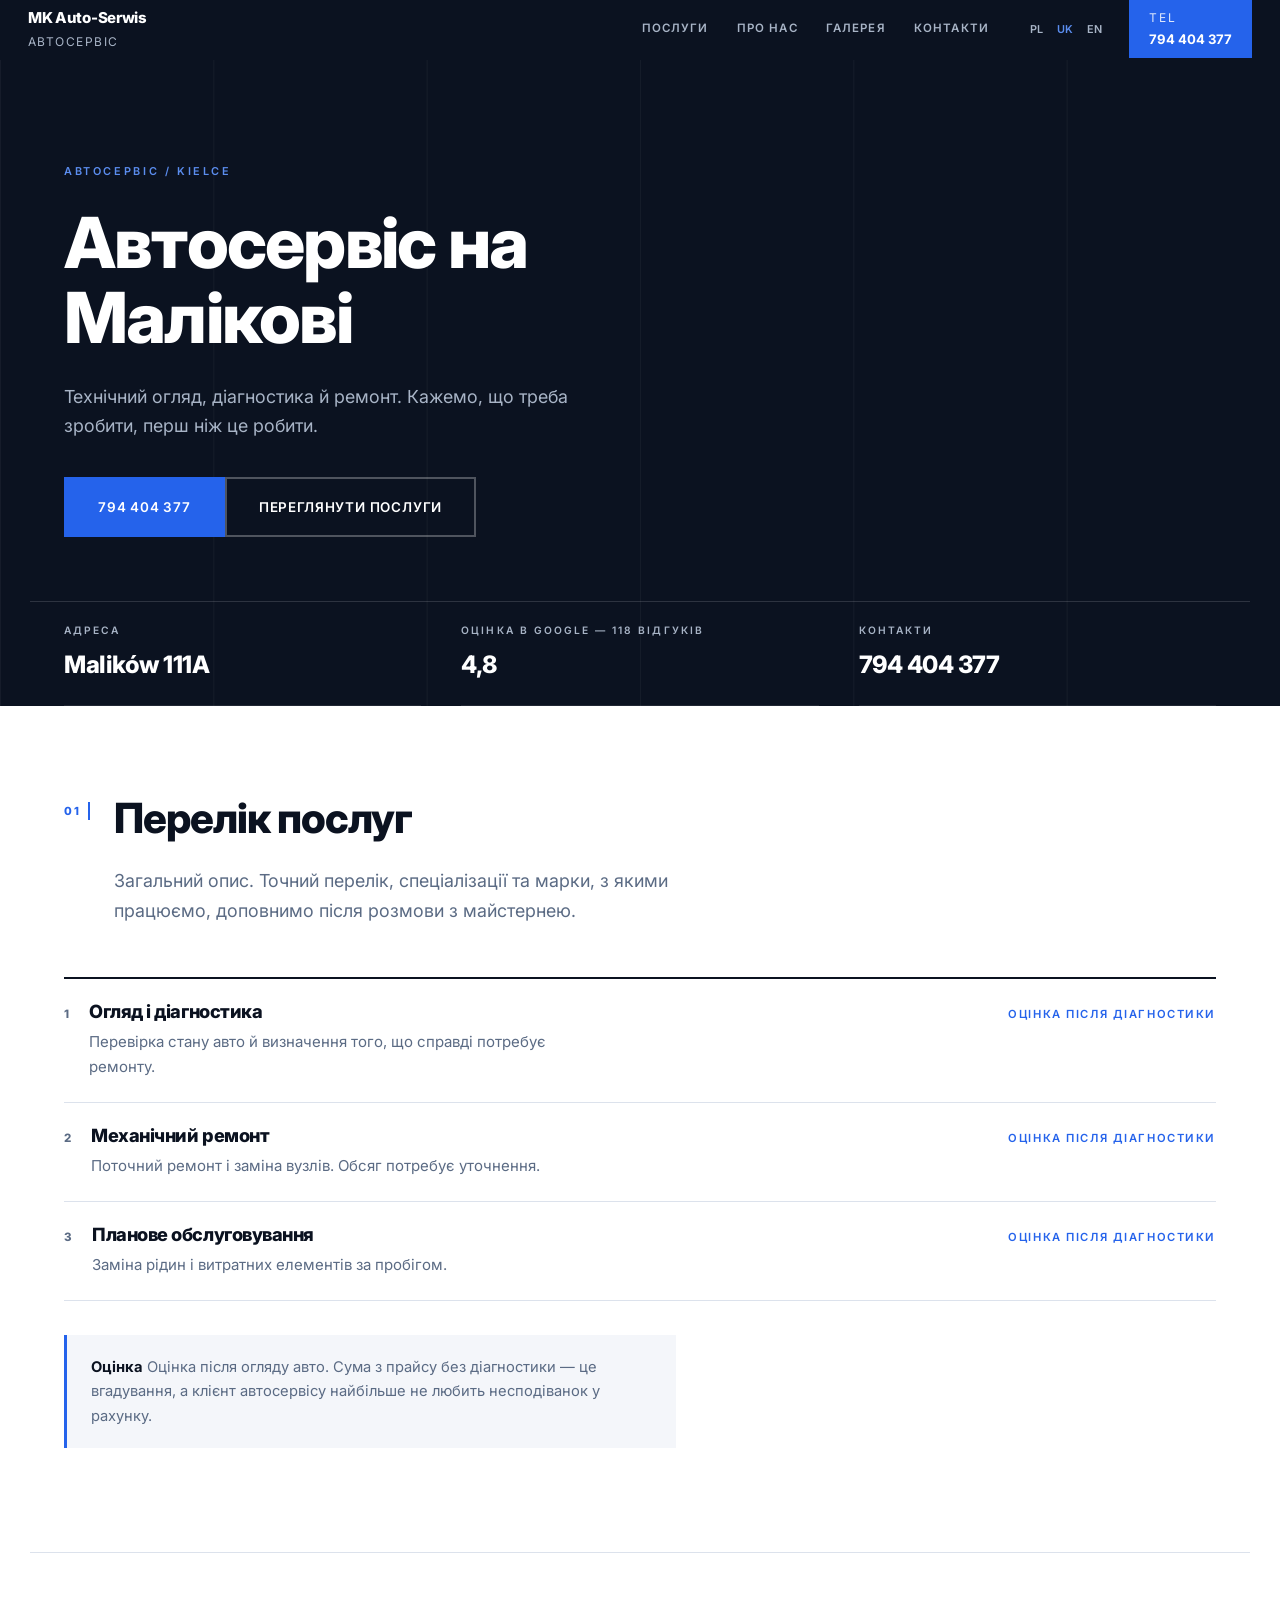
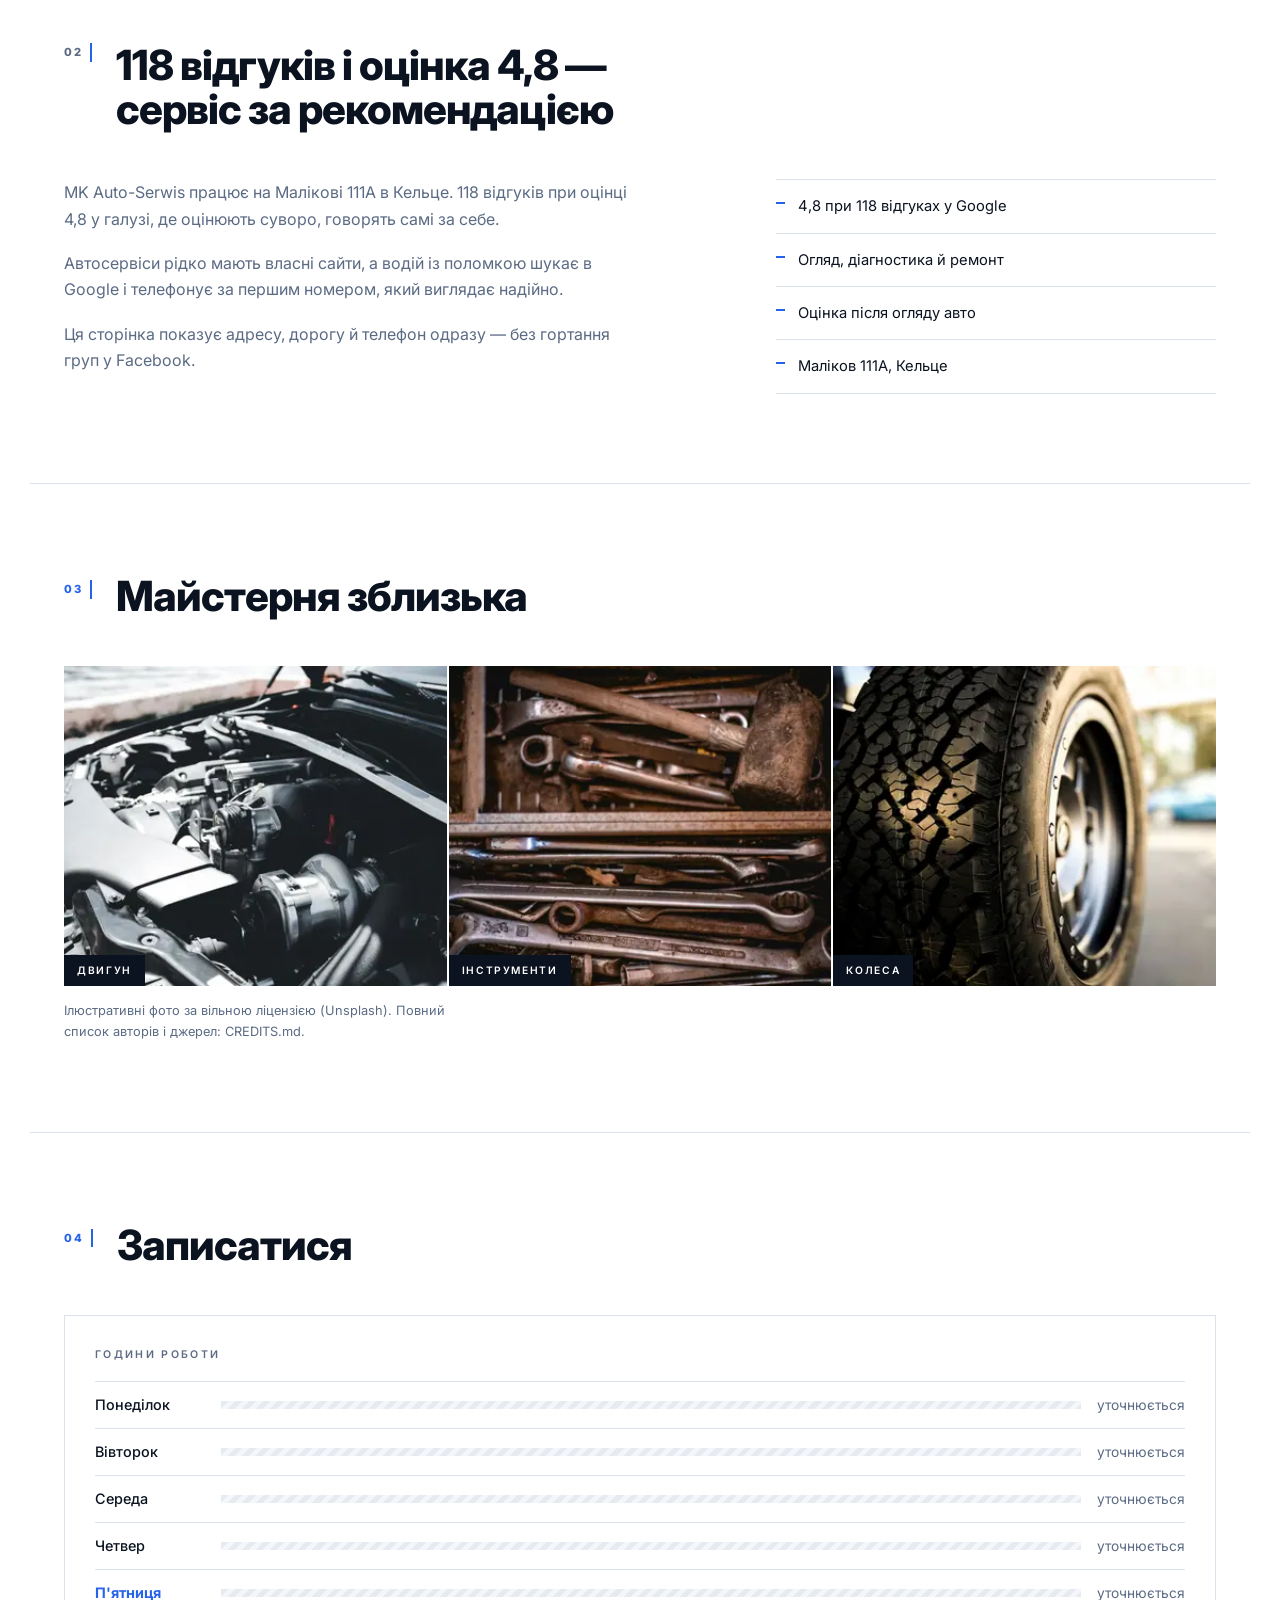
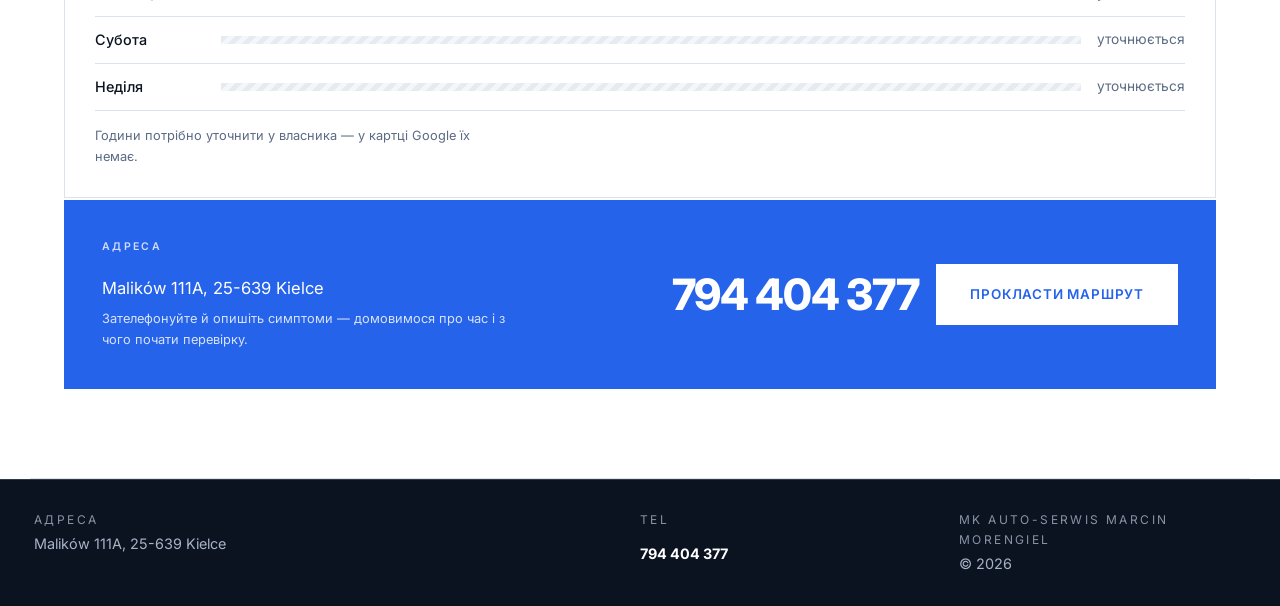
<file: uk/index.html>
<!DOCTYPE html>
<html lang="uk">
<head>
<meta charset="utf-8">
<meta name="viewport" content="width=device-width, initial-scale=1">
<title>MK AUTO-SERWIS — автосервіс, Кельце, Маліков</title>
<meta name="description" content="Автосервіс на Малікові 111A в Кельце. Огляд, діагностика, ремонт. Оцінка 4,8 при 118 відгуках.">
<meta name="robots" content="noindex, nofollow">
<link rel="canonical" href="https://otabekmamadaliev.github.io/mk-auto-serwis-kielce/uk/">
<link rel="alternate" hreflang="pl" href="https://otabekmamadaliev.github.io/mk-auto-serwis-kielce/">
<link rel="alternate" hreflang="uk" href="https://otabekmamadaliev.github.io/mk-auto-serwis-kielce/uk/">
<link rel="alternate" hreflang="en" href="https://otabekmamadaliev.github.io/mk-auto-serwis-kielce/en/">
<link rel="alternate" hreflang="x-default" href="https://otabekmamadaliev.github.io/mk-auto-serwis-kielce/">
<meta name="theme-color" content="#0B1220">
<meta property="og:type" content="website">
<meta property="og:locale" content="uk_UA">
<meta property="og:site_name" content="MK AUTO-SERWIS Marcin Morengiel">
<meta property="og:title" content="MK AUTO-SERWIS — автосервіс, Кельце, Маліков">
<meta property="og:description" content="Автосервіс на Малікові 111A в Кельце. Огляд, діагностика, ремонт. Оцінка 4,8 при 118 відгуках.">
<meta property="og:url" content="https://otabekmamadaliev.github.io/mk-auto-serwis-kielce/uk/">
<meta property="og:image" content="https://otabekmamadaliev.github.io/mk-auto-serwis-kielce/assets/img/og.jpg">
<meta name="twitter:card" content="summary_large_image">
<link rel="icon" href="data:image/svg+xml,%3Csvg xmlns='http://www.w3.org/2000/svg' viewBox='0 0 32 32'%3E%3Crect width='32' height='32' fill='%230B1220'/%3E%3Crect x='4' y='14' width='24' height='4' fill='%232563EB'/%3E%3C/svg%3E">
<link rel="preconnect" href="https://fonts.googleapis.com">
<link rel="preconnect" href="https://fonts.gstatic.com" crossorigin>
<link rel="stylesheet" href="https://fonts.googleapis.com/css2?family=Inter:wght@400;500;600;800&display=swap">
<script>
/* Wykrywanie języka — patrz kielce-web-studio/tmp/gen/lang-auto.mjs. */
(function(){
  try{
    var tu=document.documentElement.lang.slice(0,2), znane={pl:1,uk:1,en:1};
    function idz(l){var p=location.pathname.replace(/index\.html$/,'').replace(/\/(uk|en)\/?$/,'/');
      if(p.slice(-1)!=='/')p+='/';location.replace(l==='pl'?p:p+l+'/');}
    var w=null; try{w=localStorage.getItem('jezyk');}catch(e){}
    if(w&&znane[w]){if(w!==tu)idz(w);return;}
    if(tu!=='pl')return;
    try{if(sessionStorage.getItem('jezyk-auto'))return;sessionStorage.setItem('jezyk-auto','1');}catch(e){}
    var chce='en', lista=navigator.languages||[navigator.language||'en'];
    for(var i=0;i<lista.length;i++){var l=String(lista[i]).slice(0,2).toLowerCase();if(znane[l]){chce=l;break;}}
    if(chce!=='pl')idz(chce);
  }catch(e){}
})();
</script>
<link rel="stylesheet" href="../assets/style.css">
</head>
<body>
<a class="skip" href="#tresc">Перейти до вмісту</a>

<header class="listwa" id="gora">
  <a class="marka" href="#gora">
    <span class="marka-nazwa">MK Auto-Serwis</span>
    <span class="marka-pod">Автосервіс</span>
  </a>
  <nav class="nawi" aria-label="Головне меню">
    <a href="#zakres">Послуги</a>
    <a href="#warsztat">Про нас</a>
    <a href="#hala">Галерея</a>
    <a href="#kontakt">Контакти</a>
  </nav>
  <div class="jz" role="group" aria-label="Вибір мови"><a class="lang" href=".././" hreflang="pl" title="Polski">PL</a><span class="lang is-on" aria-current="true">UK</span><a class="lang" href="../en/" hreflang="en" title="English">EN</a></div>
  <a class="dzwon" href="tel:+48794404377">
    <span class="dzwon-etyk">TEL</span><span class="dzwon-nr">794 404 377</span></a>
  <button class="ham" type="button" aria-expanded="false" aria-controls="mm" aria-label="Відкрити меню"><span></span><span></span><span></span></button>
</header>
<nav class="mm" id="mm" aria-label="Головне меню">
  <a href="#zakres">Послуги</a>
  <a href="#warsztat">Про нас</a>
  <a href="#hala">Галерея</a>
  <a href="#kontakt">Контакти</a>
  <div class="jz jz--mob" role="group" aria-label="Вибір мови"><a class="lang" href=".././" hreflang="pl" title="Polski">PL</a><span class="lang is-on" aria-current="true">UK</span><a class="lang" href="../en/" hreflang="en" title="English">EN</a></div>
</nav>

<main id="tresc">

  <!-- Warsztat: karta techniczna, nie broszura. Ciemna plyta, twarda siatka,
       dane w tabeli. Zadnych zaokraglen, zadnych cieni. -->
  <section class="plyta">
    <div class="plyta-siatka">
      <p class="sygnatura">Автосервіс / Kielce</p>
      <h1>Автосервіс на Малікові</h1>
      <p class="opis">Технічний огляд, діагностика й ремонт. Кажемо, що треба зробити, перш ніж це робити.</p>
      <div class="rzad-akcji">
        <a class="klawisz" href="tel:+48794404377">794 404 377</a>
        <a class="klawisz klawisz--pusty" href="#zakres">Переглянути послуги</a>
      </div>
    </div>
    <dl class="pasek-danych">
      <div><dt>Адреса</dt><dd>Malików 111A</dd></div>
      <div><dt>оцінка в Google — 118 відгуків</dt><dd>4,8</dd></div>
      <div><dt>Контакти</dt><dd>794 404 377</dd></div>
    </dl>
  </section>

  <section class="zakres" id="zakres">
    <div class="glowa-sekcji">
      <p class="numerek">01</p>
      <div>
        <h2>Перелік послуг</h2>
        <p class="opis opis--ciemny">Загальний опис. Точний перелік, спеціалізації та марки, з якими працюємо, доповнимо після розмови з майстернею.</p>
      </div>
    </div>
    <div class="tabela-uslug">

      <div class="zakres-poz">
        <span class="poz-nr">1</span>
        <h3>Огляд і діагностика</h3>
        <p>Перевірка стану авто й визначення того, що справді потребує ремонту.</p>
        <span class="poz-cena">оцінка після діагностики</span>
      </div>

      <div class="zakres-poz">
        <span class="poz-nr">2</span>
        <h3>Механічний ремонт</h3>
        <p>Поточний ремонт і заміна вузлів. Обсяг потребує уточнення.</p>
        <span class="poz-cena">оцінка після діагностики</span>
      </div>

      <div class="zakres-poz">
        <span class="poz-nr">3</span>
        <h3>Планове обслуговування</h3>
        <p>Заміна рідин і витратних елементів за пробігом.</p>
        <span class="poz-cena">оцінка після діагностики</span>
      </div>

    </div>
    <p class="adnotacja"><b>Оцінка</b> Оцінка після огляду авто. Сума з прайсу без діагностики — це вгадування, а клієнт автосервісу найбільше не любить несподіванок у рахунку.</p>
  </section>

  <section class="warsztat" id="warsztat">
    <div class="glowa-sekcji">
      <p class="numerek">02</p>
      <div>
        <h2>118 відгуків і оцінка 4,8 — сервіс за рекомендацією</h2>
      </div>
    </div>
    <div class="warsztat-tresc">
      <div><p>MK Auto-Serwis працює на Малікові 111A в Кельце. 118 відгуків при оцінці 4,8 у галузі, де оцінюють суворо, говорять самі за себе.</p><p>Автосервіси рідко мають власні сайти, а водій із поломкою шукає в Google і телефонує за першим номером, який виглядає надійно.</p><p>Ця сторінка показує адресу, дорогу й телефон одразу — без гортання груп у Facebook.</p></div>
      <ul class="fakty-listy"><li>4,8 при 118 відгуках у Google</li><li>Огляд, діагностика й ремонт</li><li>Оцінка після огляду авто</li><li>Маліков 111A, Кельце</li></ul>
    </div>
  </section>


  <section class="hala" id="hala">
    <div class="glowa-sekcji">
      <p class="numerek">03</p>
      <div><h2>Майстерня зблизька</h2></div>
    </div>
    <div class="hala-rzad">
      <figure><picture><source type="image/webp" srcset="../assets/img/detail-1-400.webp 400w, ../assets/img/detail-1-600.webp 600w, ../assets/img/detail-1-800.webp 800w" sizes="(min-width: 1160px) 350px, (min-width: 980px) 31vw, (min-width: 640px) calc(50vw - 28px), calc(100vw - 40px)"><img class="img--detail-1" src="../assets/img/detail-1-800.jpg" srcset="../assets/img/detail-1-400.jpg 400w, ../assets/img/detail-1-600.jpg 600w, ../assets/img/detail-1-800.jpg 800w" sizes="(min-width: 1160px) 350px, (min-width: 980px) 31vw, (min-width: 640px) calc(50vw - 28px), calc(100vw - 40px)" width="800" height="600" alt="Komora silnika samochodu z otwartą maską" decoding="async" loading="lazy"></picture><figcaption>Двигун</figcaption></figure><figure><picture><source type="image/webp" srcset="../assets/img/detail-2-400.webp 400w, ../assets/img/detail-2-600.webp 600w, ../assets/img/detail-2-800.webp 800w" sizes="(min-width: 1160px) 350px, (min-width: 980px) 31vw, (min-width: 640px) calc(50vw - 28px), calc(100vw - 40px)"><img class="img--detail-2" src="../assets/img/detail-2-800.jpg" srcset="../assets/img/detail-2-400.jpg 400w, ../assets/img/detail-2-600.jpg 600w, ../assets/img/detail-2-800.jpg 800w" sizes="(min-width: 1160px) 350px, (min-width: 980px) 31vw, (min-width: 640px) calc(50vw - 28px), calc(100vw - 40px)" width="800" height="600" alt="Zestaw kluczy płasko-oczkowych rozłożonych na warsztatowym blacie" decoding="async" loading="lazy"></picture><figcaption>Інструменти</figcaption></figure><figure><picture><source type="image/webp" srcset="../assets/img/detail-3-400.webp 400w, ../assets/img/detail-3-600.webp 600w, ../assets/img/detail-3-800.webp 800w" sizes="(min-width: 1160px) 350px, (min-width: 980px) 31vw, (min-width: 640px) calc(50vw - 28px), calc(100vw - 40px)"><img class="img--detail-3" src="../assets/img/detail-3-800.jpg" srcset="../assets/img/detail-3-400.jpg 400w, ../assets/img/detail-3-600.jpg 600w, ../assets/img/detail-3-800.jpg 800w" sizes="(min-width: 1160px) 350px, (min-width: 980px) 31vw, (min-width: 640px) calc(50vw - 28px), calc(100vw - 40px)" width="800" height="600" alt="Zbliżenie opony terenowej i felgi samochodowej" decoding="async" loading="lazy"></picture><figcaption>Колеса</figcaption></figure>
    </div>
    <p class="mikro">Ілюстративні фото за вільною ліцензією (Unsplash). Повний список авторів і джерел: CREDITS.md.</p>
  </section>


  <section class="kontakt" id="kontakt">
    <div class="glowa-sekcji">
      <p class="numerek">04</p>
      <div><h2>Записатися</h2></div>
    </div>
    <!-- Tydzień jako wykres obłożenia, nie tabelka: pasek pokazuje, ILE warsztat
         danego dnia pracuje. Klient planujący zostawienie auta widzi od razu,
         w który dzień ma najwięcej czasu. Pod spodem jeden ciemny pas z adresem
         i numerem — bez drugiej kolumny i bez ramki z Google. -->
    <div class="tydzien-warsztatu">
      <p class="etykietka">Години роботи</p>
      <div class="wiersze-dni"><div class="wiersz-dnia" data-dzien="0"><span class="wiersz-dzien">Понеділок</span><span class="pasek pasek--brak"></span><span class="wiersz-czas">уточнюється</span></div><div class="wiersz-dnia" data-dzien="1"><span class="wiersz-dzien">Вівторок</span><span class="pasek pasek--brak"></span><span class="wiersz-czas">уточнюється</span></div><div class="wiersz-dnia" data-dzien="2"><span class="wiersz-dzien">Середа</span><span class="pasek pasek--brak"></span><span class="wiersz-czas">уточнюється</span></div><div class="wiersz-dnia" data-dzien="3"><span class="wiersz-dzien">Четвер</span><span class="pasek pasek--brak"></span><span class="wiersz-czas">уточнюється</span></div><div class="wiersz-dnia" data-dzien="4"><span class="wiersz-dzien">П&#39;ятниця</span><span class="pasek pasek--brak"></span><span class="wiersz-czas">уточнюється</span></div><div class="wiersz-dnia" data-dzien="5"><span class="wiersz-dzien">Субота</span><span class="pasek pasek--brak"></span><span class="wiersz-czas">уточнюється</span></div><div class="wiersz-dnia" data-dzien="6"><span class="wiersz-dzien">Неділя</span><span class="pasek pasek--brak"></span><span class="wiersz-czas">уточнюється</span></div></div>
      <p class="mikro">Години потрібно уточнити у власника — у картці Google їх немає.</p>
    </div>

    <div class="listwa-kontaktu">
      <div>
        <p class="etykietka">Адреса</p>
        <p class="adres">Malików 111A, 25-639 Kielce</p>
        <p class="mikro">Зателефонуйте й опишіть симптоми — домовимося про час і з чого почати перевірку.</p>
      </div>
      <div class="listwa-akcje">
        <a class="numer-xl" href="tel:+48794404377">794 404 377</a>
        <a class="klawisz klawisz--bialy" href="https://www.google.com/maps/place/?q=place_id:ChIJxSyXf0AoGEcRqjWHC1jt890" target="_blank" rel="noopener">Прокласти маршрут</a>
      </div>
    </div>
  </section>

</main>

<footer class="stopka">
  <div class="tabliczka">
    <span class="tabliczka-pole"><span class="tabliczka-etyk">Адреса</span>Malików 111A, 25-639 Kielce</span>
    <span class="tabliczka-pole"><span class="tabliczka-etyk">TEL</span><a href="tel:+48794404377">794 404 377</a></span>
    <span class="tabliczka-pole"><span class="tabliczka-etyk">MK AUTO-SERWIS Marcin Morengiel</span>&copy; 2026</span>
  </div>
</footer>

<script id="i18n" type="application/json">{"sending":"Надсилання…","fillAll":"Заповніть усі поля форми.","openingMail":"Відкриваємо вашу поштову програму…","notConnected":"Форма ще не підключена. Будь ласка, зателефонуйте нам.","sent":"Дякуємо! Повідомлення надіслано — ми скоро зв'яжемося з вами.","failed":"Не вдалося надіслати повідомлення. Будь ласка, зателефонуйте нам.","mailName":"Ім'я та прізвище","mailContact":"Контакт","backToTop":"Нагору","closeGallery":"Закрити перегляд","prevImage":"Попереднє фото","nextImage":"Наступне фото","closeMenu":"Закрити меню"}</script>
<script src="../assets/app.js" defer></script>
<script type="application/ld+json">{
  "@context": "https://schema.org",
  "@type": "AutoRepair",
  "name": "MK AUTO-SERWIS Marcin Morengiel",
  "image": "https://otabekmamadaliev.github.io/mk-auto-serwis-kielce/assets/img/og.jpg",
  "url": "https://otabekmamadaliev.github.io/mk-auto-serwis-kielce/",
  "telephone": "+48794404377",
  "priceRange": "$$",
  "address": {
    "@type": "PostalAddress",
    "streetAddress": "Malików 111A",
    "addressLocality": "Kielce",
    "postalCode": "25-639",
    "addressRegion": "świętokrzyskie",
    "addressCountry": "PL"
  },
  "geo": {
    "@type": "GeoCoordinates",
    "latitude": 50.889824,
    "longitude": 20.572834
  },
  "hasMap": "https://www.google.com/maps/place/?q=place_id:ChIJxSyXf0AoGEcRqjWHC1jt890",
  "areaServed": {
    "@type": "City",
    "name": "Kielce"
  },
  "sameAs": []
}</script>
</body>
</html>
</file>
<file: assets/style.css>
/* MK Auto-Serwis Marcin Morengiel — arkusz wyłącznie tej strony.
 *
 * Kierunek z ui-ux-pro-max: Swiss, Inter, niebieski #2563EB na granacie.
 * Warsztat dostaje kartę techniczną, nie broszurę: twarda siatka, zero
 * zaokrągleń, zero cieni, dane w tabelach, liczby porządkowe przy sekcjach.
 * Tempo animacji 0.25 s — najszybsze w całym zestawie, bo to ma być rzeczowe.
 */

:root{
  --granat:#0B1220;
  --granat-2:#131C2E;
  --niebieski:#2563EB;
  --niebieski-jasny:#5B8DEF;
  --stal:#5B6B84;
  --stal-jasna:#A8B4C6;
  --papier:#FFFFFF;
  --papier-cien:#F4F6FA;
  --linia:#DCE2EC;
  --font:'Inter',system-ui,-apple-system,'Segoe UI',Roboto,sans-serif;
  --szer:1220px;
}

*,*::before,*::after{box-sizing:border-box}
html{-webkit-text-size-adjust:100%;scroll-behavior:smooth;scroll-padding-top:76px}
body{margin:0;background:var(--papier);color:var(--granat);
  font:400 16px/1.66 var(--font);-webkit-font-smoothing:antialiased}
img{max-width:100%;display:block}
a{color:inherit}
h1,h2,h3{font-weight:800;line-height:1.06;margin:0;letter-spacing:-.025em}
.sr{position:absolute;width:1px;height:1px;overflow:hidden;clip:rect(0 0 0 0)}
.skip{position:absolute;left:-9999px;background:var(--niebieski);color:#fff;padding:10px 16px;z-index:200}
.skip:focus{left:12px;top:12px}
:focus-visible{outline:2px solid var(--niebieski);outline-offset:3px}
.mikro{font-size:.8rem;color:var(--stal);margin:14px 0 0;max-width:52ch}
.etykietka{font-size:.66rem;font-weight:600;letter-spacing:.22em;text-transform:uppercase;
  color:var(--stal);margin:0 0 18px}

/* -------------------------------------------------------------- listwa */
.listwa{position:sticky;top:0;z-index:90;display:flex;align-items:center;gap:20px;min-width:0;
  padding:0 clamp(14px,3vw,28px);height:60px;background:var(--granat);color:#fff;
  border-bottom:2px solid transparent;transition:border-color .25s linear}
.listwa.przewiniety{border-bottom-color:var(--niebieski)}
.marka{display:flex;flex-direction:column;justify-content:center;gap:1px;
  text-decoration:none;margin-right:auto;min-width:0}
.marka-nazwa{font-weight:800;font-size:.94rem;letter-spacing:-.02em;
  overflow:hidden;text-overflow:ellipsis;white-space:nowrap}
.marka-pod{font-size:.75rem;letter-spacing:.12em;text-transform:uppercase;
  color:var(--stal-jasna);overflow:hidden;text-overflow:ellipsis;white-space:nowrap}
.nawi{display:flex;gap:0}
.nawi a{font-size:.72rem;font-weight:600;letter-spacing:.1em;text-transform:uppercase;
  text-decoration:none;color:var(--stal-jasna);padding:20px 14px;transition:color .25s linear,background .25s linear}
.nawi a:hover{color:#fff;background:var(--granat-2)}
.jz{display:flex;gap:0;flex:0 0 auto}
.jz .lang{font-size:.68rem;font-weight:600;padding:6px 7px;text-decoration:none;
  color:var(--stal-jasna);transition:color .25s linear}
.jz .lang:hover{color:#fff}
.jz .lang.is-on{color:var(--niebieski-jasny)}
/* Numer podany jak reszta danych na tej stronie: etykieta nad wartoscia. */
.dzwon{background:var(--niebieski);color:#fff;text-decoration:none;white-space:nowrap;
  align-self:stretch;display:flex;flex-direction:column;justify-content:center;gap:1px;
  padding:0 20px;transition:background .25s linear}
.dzwon-etyk{font-size:.75rem;letter-spacing:.16em;color:rgba(255,255,255,.85)}
.dzwon-nr{font-weight:700;font-size:.82rem}
.dzwon:hover{background:#1D4ED8}
.ham{display:none;background:0;border:0;padding:10px;cursor:pointer;flex-direction:column;gap:5px}
.ham span{display:block;width:22px;height:2px;background:#fff}
.mm{display:none}

/* ---------------------------------------------------------------- płyta */
.plyta{background:var(--granat);color:#fff;
  /* Linie siatki w tle — sygnał „karta techniczna", nie dekoracja. */
  background-image:linear-gradient(90deg,rgba(255,255,255,.045) 1px,transparent 1px);
  background-size:calc(100% / 6) 100%}
.plyta-siatka{max-width:var(--szer);margin:0 auto;
  padding:clamp(52px,8vw,116px) clamp(18px,4vw,34px) clamp(38px,5vw,70px)}
.sygnatura{font-size:.68rem;font-weight:600;letter-spacing:.24em;text-transform:uppercase;
  color:var(--niebieski-jasny);margin:0 0 26px}
.plyta h1{font-size:clamp(2.1rem,5.6vw,4.4rem);max-width:15ch}
.opis{font-size:clamp(.98rem,1.4vw,1.14rem);color:var(--stal-jasna);max-width:52ch;margin:26px 0 0}
.opis--ciemny{color:var(--stal)}
.rzad-akcji{display:flex;flex-wrap:wrap;gap:0;margin-top:36px}
.klawisz{background:var(--niebieski);color:#fff;text-decoration:none;font-weight:600;font-size:.84rem;
  letter-spacing:.06em;text-transform:uppercase;padding:19px 34px;transition:background .25s linear}
.klawisz:hover{background:#1D4ED8}
.klawisz--pusty{background:transparent;border:2px solid rgba(255,255,255,.28);padding:17px 32px}
.klawisz--pusty:hover{background:rgba(255,255,255,.08)}
.klawisz--bialy{background:#fff;color:var(--niebieski);display:inline-block;margin-top:20px}
.klawisz--bialy:hover{background:var(--papier-cien)}
.pasek-danych{max-width:var(--szer);margin:0 auto;padding:0 clamp(18px,4vw,34px);
  display:grid;gap:0;border-top:1px solid rgba(255,255,255,.14)}
.pasek-danych > div{padding:20px 0;border-bottom:1px solid rgba(255,255,255,.09)}
.pasek-danych dt{font-size:.64rem;font-weight:600;letter-spacing:.2em;text-transform:uppercase;
  color:var(--stal);margin-bottom:6px}
.pasek-danych dd{margin:0;font-size:1.5rem;font-weight:800;letter-spacing:-.02em}

/* --------------------------------------------------------------- treść */
.zakres,.warsztat,.hala,.kontakt{max-width:var(--szer);margin:0 auto;
  padding:clamp(52px,7vw,100px) clamp(18px,4vw,34px);border-bottom:1px solid var(--linia)}
.glowa-sekcji{display:grid;grid-template-columns:auto 1fr;gap:24px;align-items:start}
.numerek{font-size:.7rem;font-weight:800;letter-spacing:.14em;color:var(--niebieski);
  margin:6px 0 0;padding-right:8px;border-right:2px solid var(--niebieski)}
.glowa-sekcji h2{font-size:clamp(1.6rem,3.4vw,2.6rem);max-width:20ch}

.tabela-uslug{margin-top:clamp(34px,4vw,56px);border-top:2px solid var(--granat)}
.zakres-poz{display:grid;grid-template-columns:auto 1fr;gap:4px 20px;
  padding:22px 0;border-bottom:1px solid var(--linia)}
.poz-nr{font-size:.72rem;font-weight:800;color:var(--stal-jasna);padding-top:4px}
.zakres-poz h3{font-size:1.14rem}
.zakres-poz p{grid-column:2;margin:2px 0 0;font-size:.94rem;color:var(--stal);max-width:58ch}
.poz-cena{grid-column:2;margin-top:8px;font-size:.7rem;font-weight:600;letter-spacing:.14em;
  text-transform:uppercase;color:var(--niebieski)}
.adnotacja{margin-top:34px;padding:20px 24px;background:var(--papier-cien);
  border-left:3px solid var(--niebieski);font-size:.92rem;color:var(--stal);max-width:68ch}
.adnotacja b{color:var(--granat)}

.warsztat-tresc{display:grid;gap:clamp(26px,4vw,52px);margin-top:clamp(30px,4vw,48px)}
.warsztat p{color:var(--stal);margin:0 0 1.1em;max-width:58ch}
.fakty-listy{list-style:none;margin:0;padding:0;align-self:start;border-top:1px solid var(--linia)}
.fakty-listy li{padding:14px 0 14px 22px;border-bottom:1px solid var(--linia);
  position:relative;font-size:.92rem}
.fakty-listy li::before{content:"";position:absolute;left:0;top:22px;width:9px;height:2px;background:var(--niebieski)}

.hala-rzad{display:grid;gap:2px;margin-top:clamp(30px,4vw,48px)}
.hala figure{margin:0;position:relative;overflow:hidden;background:var(--papier-cien)}
.hala img{width:100%;height:clamp(220px,26vw,320px);object-fit:cover;
  transition:transform .45s cubic-bezier(.3,.7,.3,1)}
.hala figure:hover img{transform:scale(1.04)}
.hala figcaption{position:absolute;left:0;bottom:0;background:var(--granat);color:#fff;
  font-size:.64rem;font-weight:600;letter-spacing:.16em;text-transform:uppercase;padding:7px 13px}

.kontakt-siatka{display:grid;gap:2px;margin-top:clamp(30px,4vw,48px)}
.kontakt-panel{background:var(--papier-cien);padding:clamp(26px,3.5vw,42px)}
.kontakt-panel--niebieski{background:var(--niebieski);color:#fff}
.kontakt-panel--niebieski .etykietka{color:rgba(255,255,255,.78)}
.kontakt-panel--niebieski .mikro{color:rgba(255,255,255,.82)}
.kontakt table{width:100%;border-collapse:collapse;border-top:1px solid var(--linia)}
.kontakt th,.kontakt td{padding:11px 0;border-bottom:1px solid var(--linia);
  text-align:left;font-weight:400;font-size:.9rem}
.kontakt td{text-align:right;color:var(--stal);font-variant-numeric:tabular-nums}
.adres{margin:0 0 16px;line-height:1.7}
.numer-xl{display:block;font-size:clamp(1.7rem,4vw,2.7rem);font-weight:800;letter-spacing:-.03em;
  text-decoration:none;color:#fff}
.numer-xl:hover{opacity:.85}

/* Tabliczka znamionowa: etykieta nad wartoscia, tak jak plytka na maszynie
   w hali. Numer jest linkiem o wysokosci 44px — dzwoni sie z telefonu. */
.stopka{background:var(--granat);color:var(--stal-jasna);
  padding:30px clamp(18px,4vw,34px);border-top:1px solid rgba(168,180,198,.24)}
.tabliczka{max-width:var(--szer);margin:0 auto;display:grid;gap:14px}
.tabliczka-pole{display:flex;flex-direction:column;gap:2px;font-size:.9rem}
.tabliczka-etyk{font-size:.75rem;letter-spacing:.2em;text-transform:uppercase;
  color:var(--stal-jasna);opacity:.8}
.tabliczka-pole a{display:inline-flex;align-items:center;min-height:44px;
  color:#fff;font-weight:700;text-decoration:none}
.tabliczka-pole a:hover{color:var(--niebieski-jasny)}
@media (min-width:760px){ .tabliczka{grid-template-columns:2fr 1fr 1fr;gap:0 32px} }

@media (min-width:900px){
  .pasek-danych{grid-template-columns:repeat(3,1fr);gap:0 40px}
  .warsztat-tresc{grid-template-columns:1.2fr .8fr}
  .zakres-poz{grid-template-columns:auto 1fr auto;align-items:baseline}
  .zakres-poz p{grid-column:2}
  .poz-cena{grid-column:3;grid-row:1;margin-top:0;text-align:right;white-space:nowrap}
  .hala-rzad{grid-template-columns:repeat(3,1fr)}
  .kontakt-siatka{grid-template-columns:1.1fr .9fr}
}
@media (max-width:899px){
  .nawi{display:none}
  .ham{display:flex}
  .dzwon{padding:19px 12px;font-size:.72rem;max-width:36vw;
    overflow:hidden;text-overflow:ellipsis;white-space:nowrap}
  .mm{display:none;position:fixed;inset:60px 0 auto;z-index:85;background:var(--granat);
    padding:4px 20px 18px;flex-direction:column}
  .mm.otwarte{display:flex}
  .mm a{text-decoration:none;color:#fff;font-weight:600;font-size:.82rem;letter-spacing:.1em;
    text-transform:uppercase;padding:15px 0;border-bottom:1px solid rgba(255,255,255,.1)}
  .glowa-sekcji{grid-template-columns:1fr;gap:14px}
  .numerek{border-right:0;border-bottom:2px solid var(--niebieski);
    display:inline-block;padding:0 0 6px;margin:0}
}

@media (prefers-reduced-motion:reduce){
  html{scroll-behavior:auto}
  *,*::before,*::after{animation-duration:.001ms!important;transition-duration:.001ms!important}
}

.img--hero{object-position:50% 50%}
.img--about{object-position:50% 50%}
.img--detail-1{object-position:50% 50%}
.img--detail-2{object-position:50% 50%}
.img--detail-3{object-position:50% 50%}

/* Dwa miejsca, gdzie ten sam token trafil na niewlasciwe tlo:
   --stal-jasna (#A8B4C6) na bieli to 2.10:1, a --stal (#5B6B84) na granacie
   stopki 3.46:1. Kazde dostaje odcien pasujacy do swojego tla. */
.poz-nr{color:var(--stal)}
/* Pasek danych lezy na granacie z gradientem w tle, wiec audytor go pomija —
   ten sam --stal daje tu 3.46:1 i trzeba go poprawic recznie. */
.pasek-danych dt{color:var(--stal-jasna)}

/* ============================================ TYDZIEŃ JAKO KARTA WARSZTATOWA
 * Ta strona jest kartą techniczną, więc tydzień też jest wierszem danych.
 * Pasek pokazuje, ILE warsztat danego dnia pracuje — klient planujący
 * zostawienie auta widzi na jeden rzut, w który dzień ma najwięcej czasu.
 * Z gołej tabelki tego nie odczyta.
 */
.kontakt-siatka{display:none}
.tydzien-warsztatu{margin-top:clamp(30px,4vw,48px);
  border:1px solid var(--linia);padding:clamp(20px,3vw,30px);background:var(--papier)}
.wiersze-dni{margin-top:14px;border-top:1px solid var(--linia)}
.wiersz-dnia{display:grid;grid-template-columns:110px 1fr auto;gap:16px;align-items:center;
  padding:11px 0;border-bottom:1px solid var(--linia)}
.wiersz-dzien{font-size:.9rem;font-weight:500}
.wiersz-czas{font-size:.86rem;color:var(--stal);white-space:nowrap;
  font-variant-numeric:tabular-nums;text-align:right}
.pasek{position:relative;display:block;height:8px;background:#E6EAF1;min-width:60px}
.pasek i{position:absolute;top:0;bottom:0;background:var(--niebieski);display:block}
/* Dzień bez godzin dostaje ukośne prążki zamiast paska — od razu widać,
   że to nie jest „krótki dzień", tylko dzień zamknięty. */
.pasek--brak{background:repeating-linear-gradient(135deg,#E6EAF1 0 5px,#F4F6FA 5px 10px)}
.wiersz-dnia.dzis .wiersz-dzien{font-weight:700;color:var(--niebieski)}
.wiersz-dnia.dzis .pasek i{background:var(--granat)}

.listwa-kontaktu{display:grid;gap:20px;align-items:center;margin-top:2px;
  background:var(--niebieski);color:#fff;padding:clamp(24px,3.5vw,38px)}
.listwa-kontaktu .etykietka{color:rgba(255,255,255,.78)}
.listwa-kontaktu .adres{margin:0 0 6px;font-size:1.04rem}
.listwa-kontaktu .mikro{color:rgba(255,255,255,.82);margin-top:6px}
.listwa-akcje{display:flex;flex-wrap:wrap;align-items:center;gap:18px}
.listwa-kontaktu .numer-xl{color:#fff}
.listwa-kontaktu .numer-xl:hover{opacity:.85}
.listwa-akcje .klawisz{margin-top:0}

@media (min-width:860px){
  .listwa-kontaktu{grid-template-columns:1fr auto}
}
@media (max-width:520px){
  .wiersz-dnia{grid-template-columns:88px 1fr;gap:8px 12px}
  .wiersz-czas{grid-column:2;text-align:left;font-size:.8rem}
}

/* ==================================== TELEFON: dotyk i czytelność
 * Zmierzone skryptem scripts/mobile.mjs na 360 i 390 px, w trzech językach.
 *
 * Przełącznik języka miał 26×29 px. To jest pierwszy element, w który celuje
 * ukraiński klient po wejściu na stronę, a opuszek palca ma około 45 px —
 * czyli trafiał obok. Podpisy i etykiety siedziały na 10.9–11.5 px.
 *
 * Rozmiary idą z !important, bo bez tego przegrywają na specyficzności
 * z regułami dekoracyjnymi (.jezyk .lang, .galeria figcaption). To są progi
 * dostępności, nie ozdoba — muszą wygrać. Poza wąskim ekranem nic się nie zmienia.
 */
@media (max-width: 900px){
  .lang{
    min-width:44px !important;min-height:44px !important;padding:0 6px !important;
    display:inline-flex !important;align-items:center;justify-content:center;
    font-size:12px !important;
  }
  .ham{min-width:44px !important;min-height:44px !important;
    align-items:center;justify-content:center}
  .marka,.logo,.znak,.szyld-marka,.tytul-marki,.nazwa{
    min-height:44px !important;display:flex !important;align-items:center}

  /* Wersaliki z dużym rozstrzeleniem poniżej 12 px są na telefonie
     nieczytelne, niezależnie od tego, jak dobrze wyglądają na monitorze. */
  .nadtytul,.nadpis,.etyk,.etykieta,.etykietka,.plakietka,.tag,.mini,
  .metryczka,.sygnatura,.kd-dzien,.chip-dzien,.dzis-etyk,.dzis-etykieta,
  .sala-etyk,.para-etyk,.blok-tytul,.zaufanie-etyk,.numer,.numerek,
  .fakt-etyk,.bilecik-nad,.pas-telefon-etyk,.kreda-czas,
  figcaption,.kolo-czas,.chip-czas,.pigulka-czas,.kd-czas,.dzwon,
  .kafel-czas,.zaufanie-pod,.fakt-pod,.os-czas,.wiersz-czas,
  .lekarz-pwz,.opinia-zrodlo,.reszta-tygodnia,.sala-dni,.sala-czas{
    font-size:12px !important;
  }

  /* Długie numery i nazwy ulic nie mogą rozpychać strony w bok. */
  .tel-link,.tel-duzy,.numer-duzy,.wielki-nr,.duzy-tel,.duzy-numer,
  .telefon,.numer-xl,.bilecik-numer,.tel,.adr-wielki,.ulica{
    overflow-wrap:anywhere;
  }
}


/* ============================ TELEFON: reszta celów i etykiet
 * Trzecia tura po pomiarze scripts/mobile.mjs. Patrz komentarz w tmp/mobile-3.mjs.
 */
@media (max-width: 900px){
  /* Etykiety i nagłówki tabel: max() nigdy nie zmniejsza, tylko podnosi
     te, które siedziały poniżej progu. */
  th,td,dt,label,legend,small,
  .kol-czas,.kol-cena,.kol-zakres,.poz-nr,.poz-cena,.metka,.cennik,
  .usluga-cena,.grupa-razy,.skladka li,.dostawa-cena{
    font-size:max(12px,.8rem);
  }

  /* Cele dotykowe: telefon w pasku, przyciski, kafelki godzin w kreatorze,
     rozwijane pytania. Wszystko, co się naciska palcem. */
  a[href^="tel:"],.btn,.guzik,.klaw,.klawisz,.pig,.pigula,.ramka,.obwodka,
  .linia,.nr,.tel-link,.tel-btn,.tel-pigula,.dzwon,.telefon-gora,.link-strzalka,
  .godzina,.dzien,.zakladka,summary{
    min-height:44px;display:inline-flex;align-items:center;justify-content:center;
  }
  /* Rozwijane pytania i zakładki są blokowe — wyrównanie do lewej,
     inaczej tekst wskoczyłby na środek. */
  summary,.zakladka{justify-content:flex-start}

  /* iOS przybliża stronę przy dotknięciu pola mniejszego niż 16 px.
     To zachowanie Safari, nie preferencja — jedyne wyjście to 16 px. */
  input,select,textarea{font-size:16px;min-height:44px}
  textarea{min-height:80px}
}


/* ================== TELEFON: ostatnie drobiazgi
 * Dokładne miejsca z tmp/male-teksty.mjs: ceny w cennikach, podpisy przycisków,
 * numer w pasku i dopisek w logotypie. Wszystko poniżej 12 px na 390 px.
 * Gola s ma pod znakiem napis EST. KIELCE ustawiony na 9 px — na monitorze
 * to elegancki detal, w ręce nieczytelna plamka. */
@media (max-width:900px){
  .wielka-pigula span,.telefon-gora,.cena-bukietu,.lista-cena,
  .znak-n,.znak-r,.tydzien summary,.ramka,.bilecik-guziki .ramka,
  .marka-pod,.hero-adres,.grupa-razy,.cennik,.metka{font-size:12px !important}
}


/* ================== TELEFON: budżet paska nagłówka
 * Patrz komentarz w tmp/mobile-4.mjs — to jest naprawa regresji, którą sam
 * wprowadziłem, podnosząc cele dotykowe bez sprawdzenia szerokości paska.
 */
@media (max-width: 900px){
  .belka,.nav,.naglowek-strony,.szyld,.pas-gorny,.listwa,.top-bar,.gora{
    flex-wrap:nowrap;
  }
  /* Marka może się skrócić wielokropkiem; reszta paska nie może zniknąć. */
  .marka,.logo,.znak,.szyld-marka,.tytul-marki,.nazwa,.marka-nazwa{
    min-width:44px;flex:1 1 auto;overflow:hidden;text-overflow:ellipsis;
  /* Nazwa firmy jest w pasku najwazniejsza — to po nia klient patrzy pierwszy.
     Wczesniej przelacznik jezyka (3 x 44px) spychal ja do 44px i "Dentika"
     pokazywala sie jako "De". Guziki jezyka zwezone; WYSOKOSC 44px zostaje,
     bo to ona decyduje o trafianiu palcem, a 32px szerokosci i tak jest
     powyzej progu 24px z WCAG 2.5.8. */
  .jz .lang,.jezyk .lang,.jezyki .lang,.jez .lang{min-width:32px;padding-inline:4px}
  }
  .jz,.jezyk,.jezyki{flex:0 0 auto}

  /* Nagłówki tabel: th przegrywa na specyficzności z .cennik thead th. */
  th,td,.cennik th,.cennik td,.plan th,.plan td,
  .godziny-tabela th,.godziny-tabela td{font-size:max(12px,.8rem) !important}
}

/* Poniżej 560 px przycisk CTA z paska ustępuje miejsca telefonowi i menu.
   Ta sama akcja jest w menu pod hamburgerem i w treści strony, więc nic
   nie ginie — a pasek przestaje wypychać stronę w bok. */
@media (max-width: 560px){
  .btn--belka,.btn--zloty.btn--belka,.btn--czerwony.btn--belka,
  .btn--glowny.btn--belka,.btn--pelny-kolor.btn--belka{display:none !important}
}


/* ============ TELEFON: ostatnie etykiety i pasek dni
 * .krok-etyk i podobne to klasy na <label>, wiec wygrywaja z regula na samym
 * elemencie. Pasek dni w kreatorze rezerwacji ma sie PRZEWIJAC w bok,
 * a nie rozpychac strone — min-width:0 przywraca przycinanie. */
@media (max-width:900px){
  label,legend,.krok-etyk,.znacznik,.wyroznik,.pole-grupa label,
  .zapis-form label,.wizyta-form label,.zam-form label,.rez-pole label{
    font-size:max(12px,.78rem) !important;
  }
  .dni,#dni,.godziny,#godziny{min-width:0;overflow-x:auto;-webkit-overflow-scrolling:touch}
  .kreator,.kreator .krok{min-width:0}
}


/* ============ TELEFON: wyliczona lista drobnego tekstu
 * Selektory zebrane ze strony skryptem tmp/zbierz-male.mjs — to dokładnie te
 * elementy, które na 390 px renderowały się poniżej 12 px. Lista jest
 * wyliczona, nie zgadnięta, więc nie zostawia ogonów. */
@media (max-width:900px){
  a,
  dt{font-size:12px !important}
}


@media (max-width:900px){
  .skip{min-height:44px;display:inline-flex;align-items:center}
}

/* switcher w menu mobilnym */
@media (max-width:560px){
  header .jz{display:none}
  .jz--mob{display:flex;gap:2px;padding:10px 0 2px}
  .jz--mob .lang{min-width:44px;min-height:44px;display:inline-flex;
    align-items:center;justify-content:center}
}
@media (min-width:561px){ .jz--mob{display:none} }
</file>
